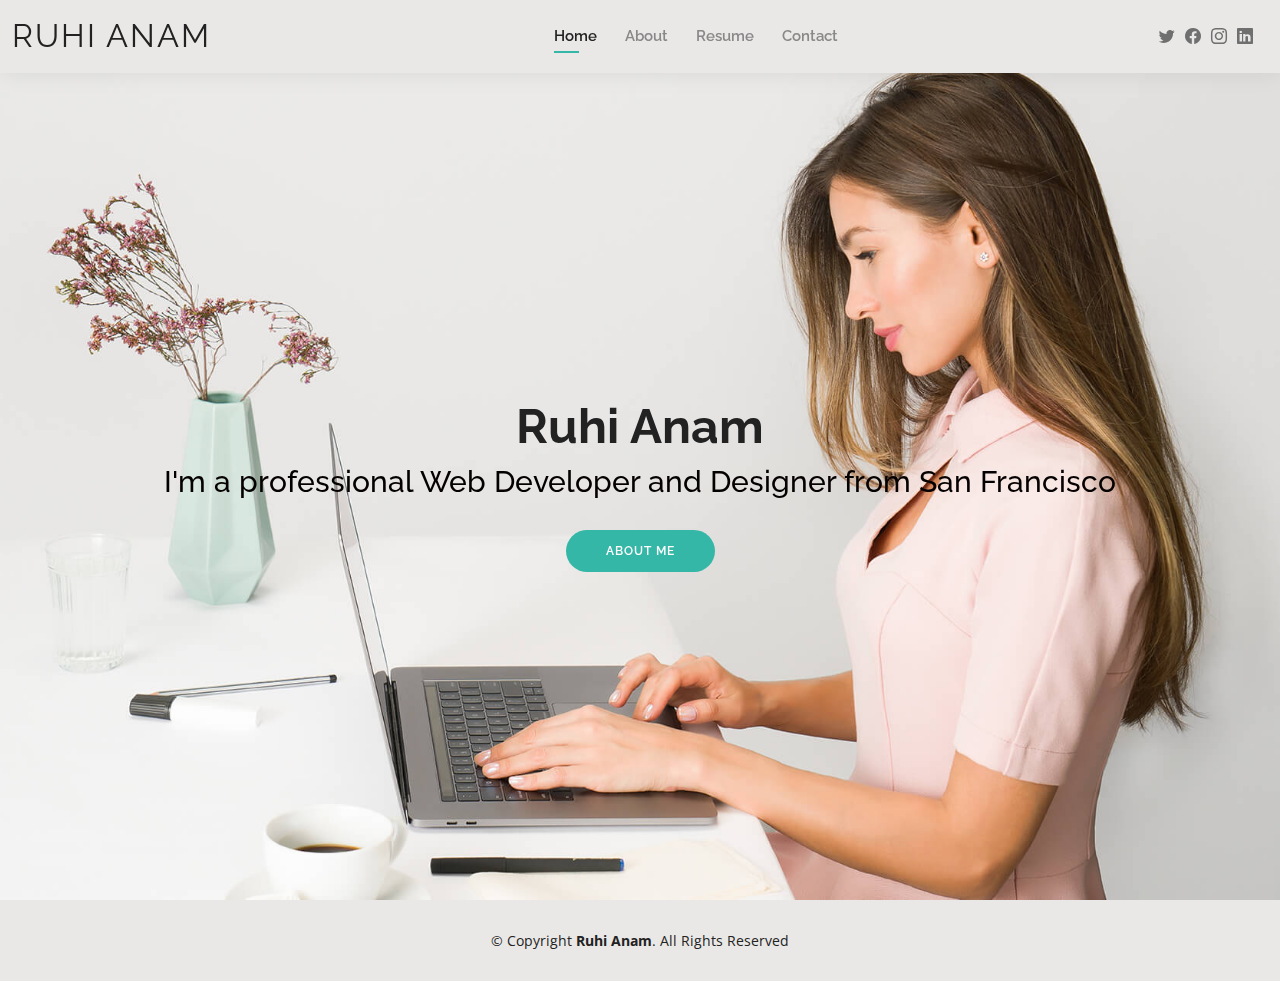
<file: index.html>
<!DOCTYPE html>
<html lang="en">

<head>
  <meta charset="utf-8">
  <meta content="width=device-width, initial-scale=1.0" name="viewport">

  <title>Ruhi Anam - MY Portfolio</title>
  <meta content="" name="description">
  <meta content="" name="keywords">

  <!-- Favicons -->
  <link href="assets/img/favicon.png" rel="icon">
  <link href="assets/img/apple-touch-icon.png" rel="apple-touch-icon">

  <!-- Google Fonts -->
  <link href="https://fonts.googleapis.com/css?family=Open+Sans:300,300i,400,400i,600,600i,700,700i|Raleway:300,300i,400,400i,500,500i,600,600i,700,700i|Poppins:300,300i,400,400i,500,500i,600,600i,700,700i" rel="stylesheet">

  <!-- Vendor CSS Files -->
  <link href="assets/vendor/aos/aos.css" rel="stylesheet">
  <link href="assets/vendor/bootstrap/css/bootstrap.min.css" rel="stylesheet">
  <link href="assets/vendor/bootstrap-icons/bootstrap-icons.css" rel="stylesheet">
  <link href="assets/vendor/boxicons/css/boxicons.min.css" rel="stylesheet">
  <link href="assets/vendor/glightbox/css/glightbox.min.css" rel="stylesheet">
  <link href="assets/vendor/swiper/swiper-bundle.min.css" rel="stylesheet">

  <!-- Template Main CSS File -->
  <link href="assets/css/style.css" rel="stylesheet">


</head>

<body>

  <!-- ======= Header ======= -->
  <header id="header" class="fixed-top">
    <div class="container-fluid d-flex justify-content-between align-items-center">

      <h1 class="logo me-auto me-lg-0"><a href="index.html">Ruhi Anam</a></h1>
      <!-- Uncomment below if you prefer to use an image logo -->
      <!-- <a href="index.html" class="logo"><img src="assets/img/logo.png" alt="" class="img-fluid"></a>-->

      <nav id="navbar" class="navbar order-last order-lg-0">
        <ul>
          <li><a class="active" href="index.html">Home</a></li>
          <li><a href="about.html">About</a></li>
          <li><a href="resume.html">Resume</a></li>
          <li><a href="contact.html">Contact</a></li>
        </ul>
        <i class="bi bi-list mobile-nav-toggle"></i>
      </nav><!-- .navbar -->

      <div class="header-social-links">
        <a href="#" class="twitter"><i class="bi bi-twitter"></i></a>
        <a href="#" class="facebook"><i class="bi bi-facebook"></i></a>
        <a href="#" class="instagram"><i class="bi bi-instagram"></i></a>
        <a href="#" class="linkedin"><i class="bi bi-linkedin"></i></i></a>
      </div>

    </div>

  </header><!-- End Header -->

  <!-- ======= Hero Section ======= -->
  <section id="hero" class="d-flex align-items-center">
    <div class="container d-flex flex-column align-items-center" data-aos="zoom-in" data-aos-delay="100">
      <h1>Ruhi Anam </h1>
      <h2>I'm a professional Web Developer and Designer from San Francisco</h2>
      <a href="about.html" class="btn-about">About Me</a>
    </div>
  </section><!-- End Hero -->

  <!-- ======= Footer ======= -->
  <footer id="footer">
    <div class="container">
      <div class="copyright">
        &copy; Copyright <strong><span>Ruhi Anam</span></strong>. All Rights Reserved
      </div>
      
    </div>
  </footer><!-- End  Footer -->

  <div id="preloader"></div>
  <a href="#" class="back-to-top d-flex align-items-center justify-content-center"><i class="bi bi-arrow-up-short"></i></a>

  <!-- Vendor JS Files -->
  <script src="assets/vendor/purecounter/purecounter_vanilla.js"></script>
  <script src="assets/vendor/aos/aos.js"></script>
  <script src="assets/vendor/bootstrap/js/bootstrap.bundle.min.js"></script>
  <script src="assets/vendor/glightbox/js/glightbox.min.js"></script>
  <script src="assets/vendor/isotope-layout/isotope.pkgd.min.js"></script>
  <script src="assets/vendor/swiper/swiper-bundle.min.js"></script>
  <script src="assets/vendor/waypoints/noframework.waypoints.js"></script>
  <script src="assets/vendor/php-email-form/validate.js"></script>

  <!-- Template Main JS File -->
  <script src="assets/js/main.js"></script>

</body>

</html>
</file>
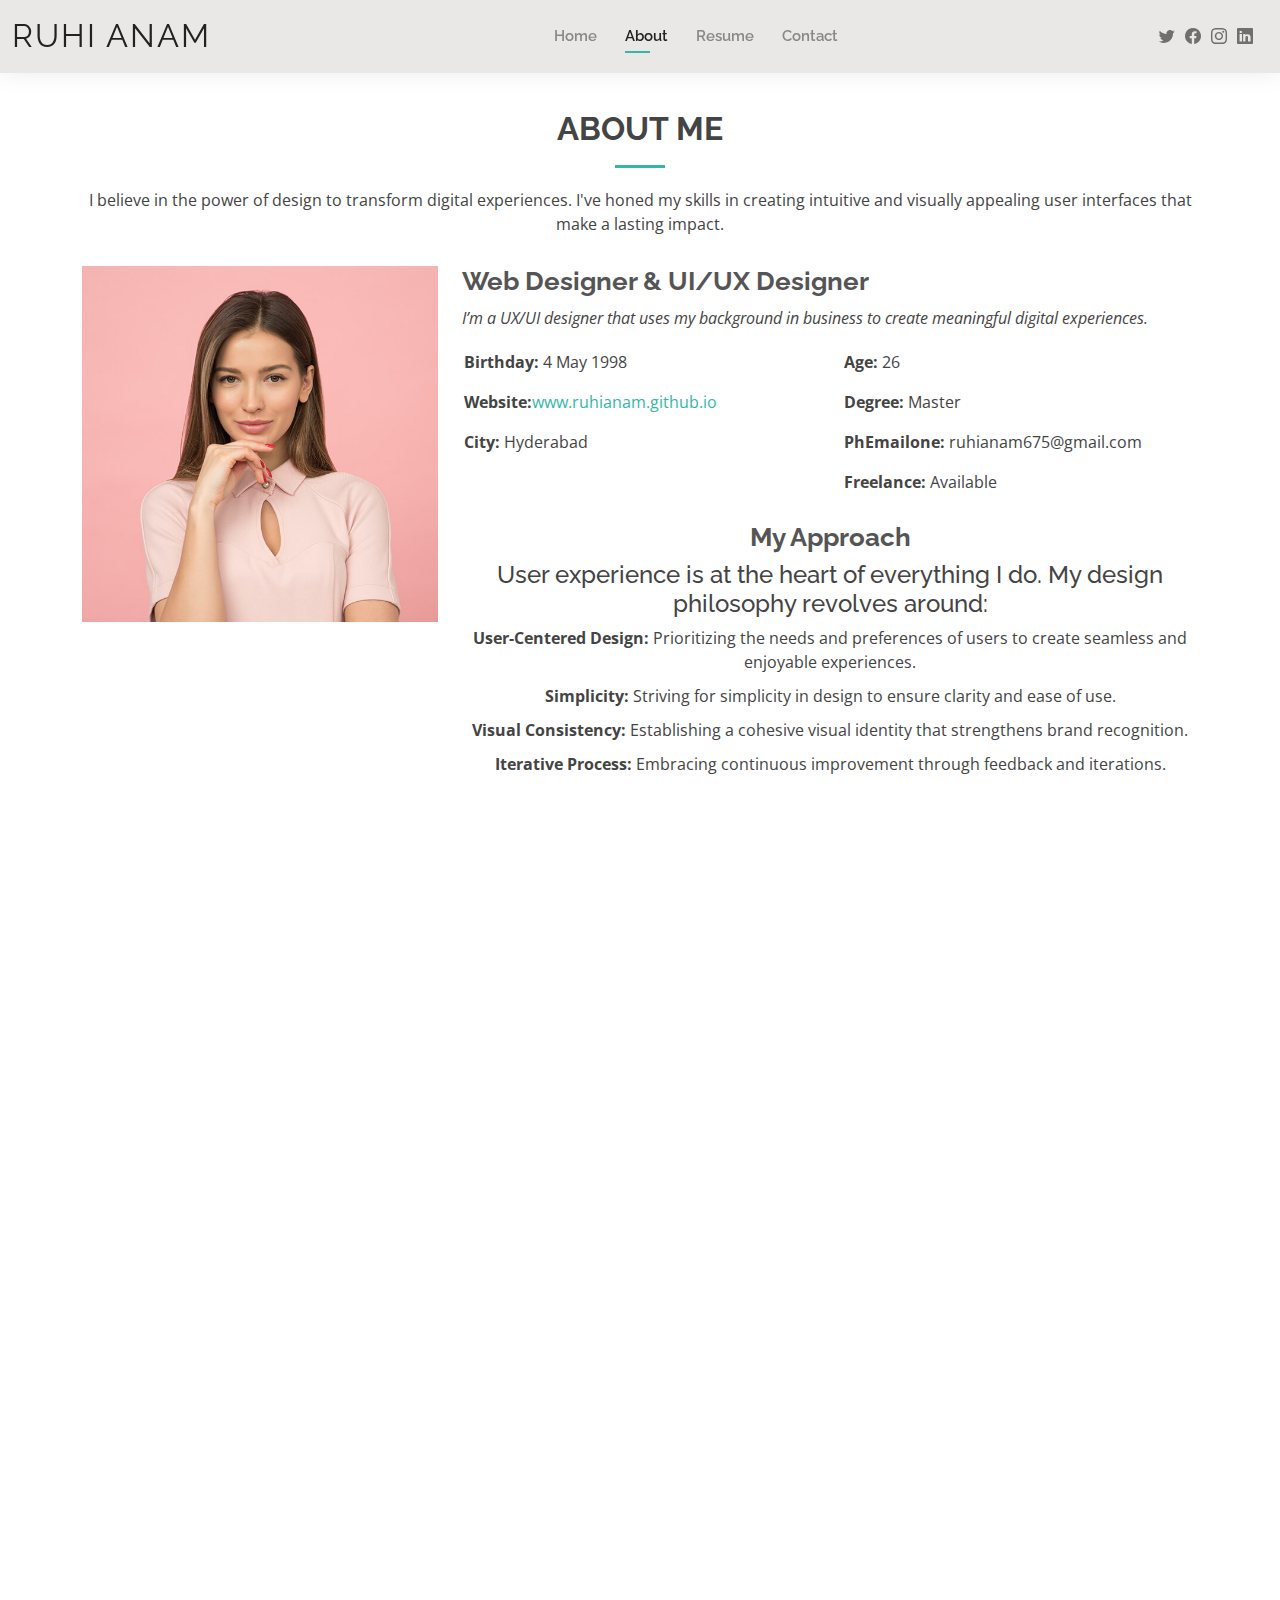
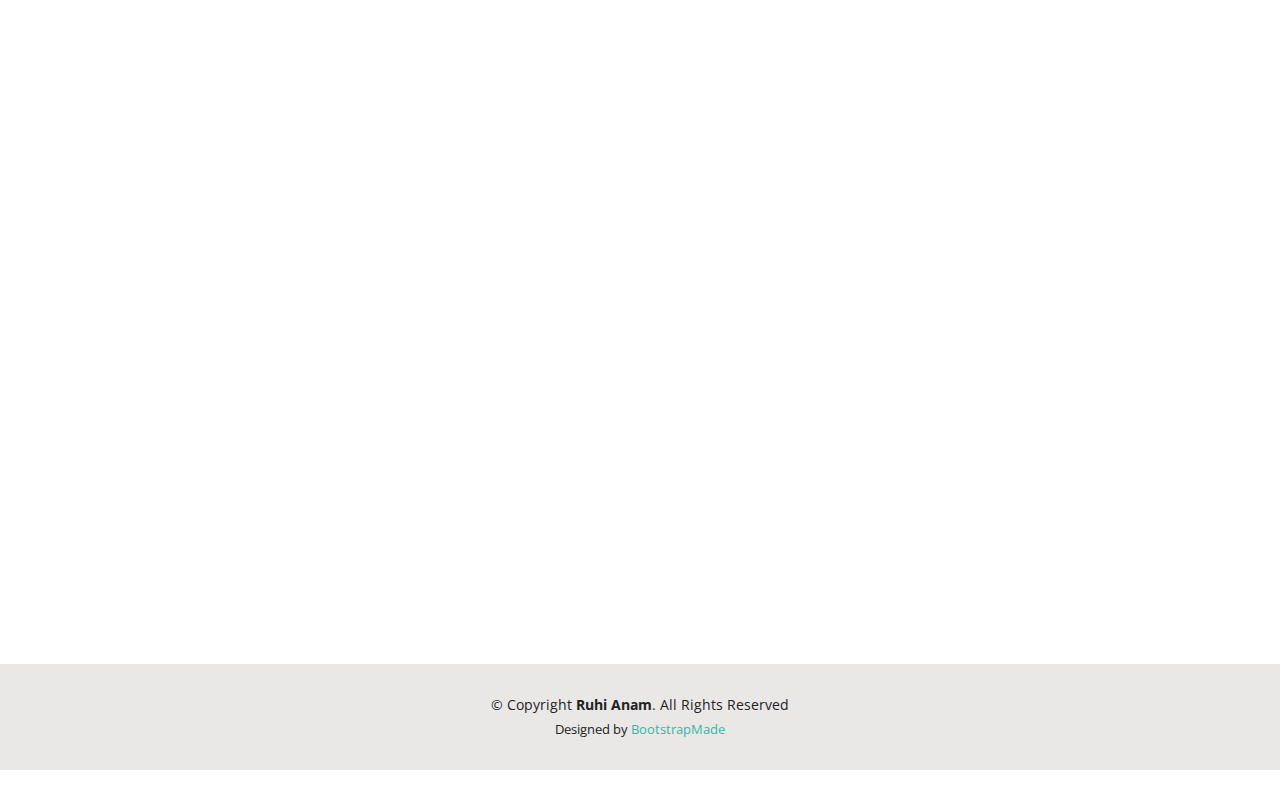
<file: about.html>
<!DOCTYPE html>
<html lang="en">

<head>
  <meta charset="utf-8">
  <meta content="width=device-width, initial-scale=1.0" name="viewport">

  <title>About - Ruhi Anam Bootstrap Template</title>
  <meta content="" name="description">
  <meta content="" name="keywords">

  <!-- Favicons -->
  <link href="assets/img/favicon.png" rel="icon">
  <link href="assets/img/apple-touch-icon.png" rel="apple-touch-icon">

  <!-- Google Fonts -->
  <link href="https://fonts.googleapis.com/css?family=Open+Sans:300,300i,400,400i,600,600i,700,700i|Raleway:300,300i,400,400i,500,500i,600,600i,700,700i|Poppins:300,300i,400,400i,500,500i,600,600i,700,700i" rel="stylesheet">

  <!-- Vendor CSS Files -->
  <link href="assets/vendor/aos/aos.css" rel="stylesheet">
  <link href="assets/vendor/bootstrap/css/bootstrap.min.css" rel="stylesheet">
  <link href="assets/vendor/bootstrap-icons/bootstrap-icons.css" rel="stylesheet">
  <link href="assets/vendor/boxicons/css/boxicons.min.css" rel="stylesheet">
  <link href="assets/vendor/glightbox/css/glightbox.min.css" rel="stylesheet">
  <link href="assets/vendor/swiper/swiper-bundle.min.css" rel="stylesheet">

  <!-- Template Main CSS File -->
  <link href="assets/css/style.css" rel="stylesheet">

</head>

<body>

  <!-- ======= Header ======= -->
  <header id="header" class="fixed-top">
    <div class="container-fluid d-flex justify-content-between align-items-center">

      <h1 class="logo me-auto me-lg-0"><a href="index.html">Ruhi Anam</a></h1>
      <!-- Uncomment below if you prefer to use an image logo -->
      <!-- <a href="index.html" class="logo"><img src="assets/img/logo.png" alt="" class="img-fluid"></a>-->

      <nav id="navbar" class="navbar order-last order-lg-0">
        <ul>
          <li><a href="index.html">Home</a></li>
          <li><a class="active" href="about.html">About</a></li>
          <li><a href="resume.html">Resume</a></li>
          <li><a href="contact.html">Contact</a></li>
        </ul>
        <i class="bi bi-list mobile-nav-toggle"></i>
      </nav><!-- .navbar -->

      <div class="header-social-links">
        <a href="#" class="twitter"><i class="bi bi-twitter"></i></a>
        <a href="#" class="facebook"><i class="bi bi-facebook"></i></a>
        <a href="#" class="instagram"><i class="bi bi-instagram"></i></a>
        <a href="#" class="linkedin"><i class="bi bi-linkedin"></i></i></a>
      </div>

    </div>

  </header><!-- End Header -->

  <main id="main">

    <!-- ======= About Section ======= -->
    <section id="about" class="about">
      <div class="container" data-aos="fade-up">

        <div class="section-title">
          <h2>About Me</h2>
          <p>I believe in the power of design to transform digital experiences. 
            I've honed my skills in creating intuitive and visually appealing user interfaces that make a lasting impact.</p>
        </div>

        <div class="row">
          <div class="col-lg-4">
            <img src="assets/img/about.jpg" class="img-fluid" alt="">
          </div>
          <div class="col-lg-8 pt-4 pt-lg-0 content">
            <h3>Web Designer &amp; UI/UX Designer</h3>
            <p class="fst-italic">
              I’m a UX/UI designer that uses my background in business to create meaningful digital experiences.
            </p>
            <div class="row">
              <div class="col-lg-6">
                


                <ul>
                  <li><i class="bi bi-rounded-right"></i> <strong>Birthday:</strong> 4 May 1998</li>
                  <li><i class="bi bi-rounded-right"></i> <strong>Website:</strong><a href="https://ruhianam.github.io/">www.ruhianam.github.io</a></li>
                  <li><i class="bi bi-rounded-right"></i> <strong>City:</strong> Hyderabad</li>
                </ul>
              </div>
              <div class="col-lg-6">
                <ul>
                  <li><i class="bi bi-rounded-right"></i> <strong>Age:</strong> 26</li>
                  <li><i class="bi bi-rounded-right"></i> <strong>Degree:</strong> Master</li>
                  <li><i class="bi bi-rounded-right"></i> <strong>PhEmailone:</strong> ruhianam675@gmail.com</li>
                  <li><i class="bi bi-rounded-right"></i> <strong>Freelance:</strong> Available</li>
                </ul>
              </div>
            </div>
            <div class="col-lg-12 section-title content">
              <h3>My Approach</h3>

              <h4>User experience is at the heart of everything I do. My design philosophy revolves around:</h4>
              <ul>
                <li><b>User-Centered Design:</b> Prioritizing the needs and preferences of users to create seamless and enjoyable experiences.</li>
                <li> <b>Simplicity:</b> Striving for simplicity in design to ensure clarity and ease of use.</li>
                  <li><b>Visual Consistency:</b> Establishing a cohesive visual identity that strengthens brand recognition.</li>
                    <li><b>Iterative Process: </b>Embracing continuous improvement through feedback and iterations.</li>
              </ul>

            </div>
          </div>
            
          </div>
        </div>

      </div>
    </section><!-- End About Section -->

    <!-- ======= Skills Section ======= -->
    <section id="skills" class="skills">
      <div class="container" data-aos="fade-up">

        <div class="section-title">
          <h2>Skills</h2>
          </div>

        <div class="row skills-content">

          <div class="col-lg-6">

            <div class="progress">
              <span class="skill">HTML <i class="val">100%</i></span>
              <div class="progress-bar-wrap">
                <div class="progress-bar" role="progressbar" aria-valuenow="100" aria-valuemin="0" aria-valuemax="100"></div>
              </div>
            </div>

            <div class="progress">
              <span class="skill">CSS <i class="val">90%</i></span>
              <div class="progress-bar-wrap">
                <div class="progress-bar" role="progressbar" aria-valuenow="90" aria-valuemin="0" aria-valuemax="100"></div>
              </div>
            </div>

            <div class="progress">
              <span class="skill">JavaScript <i class="val">75%</i></span>
              <div class="progress-bar-wrap">
                <div class="progress-bar" role="progressbar" aria-valuenow="75" aria-valuemin="0" aria-valuemax="100"></div>
              </div>
            </div>
            <div class="progress">
              <span class="skill">Bootstrap <i class="val">95%</i></span>
              <div class="progress-bar-wrap">
                <div class="progress-bar" role="progressbar" aria-valuenow="75" aria-valuemin="0" aria-valuemax="100"></div>
              </div>
            </div>

          </div>

          <div class="col-lg-6">

            <div class="progress">
              <span class="skill">Figma <i class="val">80%</i></span>
              <div class="progress-bar-wrap">
                <div class="progress-bar" role="progressbar" aria-valuenow="80" aria-valuemin="0" aria-valuemax="100"></div>
              </div>
            </div>

            <div class="progress">
              <span class="skill">React Js <i class="val">90%</i></span>
              <div class="progress-bar-wrap">
                <div class="progress-bar" role="progressbar" aria-valuenow="90" aria-valuemin="0" aria-valuemax="100"></div>
              </div>
            </div>

            <div class="progress">
              <span class="skill">Photoshop <i class="val">55%</i></span>
              <div class="progress-bar-wrap">
                <div class="progress-bar" role="progressbar" aria-valuenow="55" aria-valuemin="0" aria-valuemax="100"></div>
              </div>
            </div>
            <div class="progress">
              <span class="skill">Python <i class="val">75%</i></span>
              <div class="progress-bar-wrap">
                <div class="progress-bar" role="progressbar" aria-valuenow="55" aria-valuemin="0" aria-valuemax="100"></div>
              </div>
            </div>

          </div>

        </div>

      </div>
    </section><!-- End Skills Section -->

    <!-- ======= Facts Section ======= -->
    <section id="facts" class="facts">
      <div class="container" data-aos="fade-up">

        <div class="section-title">
          <h2>Facts</h2>
          </div>

        <div class="row counters">

          <div class="col-lg-3 col-6 text-center">
            <span data-purecounter-start="0" data-purecounter-end="202" data-purecounter-duration="1" class="purecounter"></span>
            <p>Clients</p>
          </div>

          <div class="col-lg-3 col-6 text-center">
            <span data-purecounter-start="0" data-purecounter-end="221" data-purecounter-duration="1" class="purecounter"></span>
            <p>Projects</p>
          </div>

          <div class="col-lg-3 col-6 text-center">
            <span data-purecounter-start="0" data-purecounter-end="1063" data-purecounter-duration="1" class="purecounter"></span>
            <p>Hours Of Support</p>
          </div>

          <div class="col-lg-3 col-6 text-center">
            <span data-purecounter-start="0" data-purecounter-end="15" data-purecounter-duration="1" class="purecounter"></span>
            <p>Hard Workers</p>
          </div>

        </div>

      </div>
    </section><!-- End Facts Section -->

    <!-- ======= Testimonials Section ======= -->
    <section id="testimonials" class="testimonials">
      <div class="container" data-aos="fade-up">

        <div class="section-title">
          <h2>Testimonials</h2>
          <p></p>
        </div>

        <div class="testimonials-slider swiper" data-aos="fade-up" data-aos-delay="100">
          <div class="swiper-wrapper">

            <div class="swiper-slide">
              <div class="testimonial-item">
                <img src="assets/img/testimonials/testimonials-1.jpg" class="testimonial-img" alt="">
                <h3>Leena Ayer</h3>
                <h4>Ceo &amp; Founder</h4>
                <p>
                  <i class="bx bxs-quote-alt-left quote-icon-left"></i>
                  Working with Ruhi was an absolute pleasure. Their UI/UX design skills brought our project to life,
             resulting in a visually stunning and user-friendly application.
                  <i class="bx bxs-quote-alt-right quote-icon-right"></i>
                </p>
              </div>
            </div><!-- End testimonial item -->

            <div class="swiper-slide">
              <div class="testimonial-item">
                <img src="assets/img/testimonials/testimonials-2.jpg" class="testimonial-img" alt="">
                <h3>Sara Wilsson</h3>
                <h4>Designer</h4>
                <p>
                  <i class="bx bxs-quote-alt-left quote-icon-left"></i>
                  Anam demonstrated a deep understanding of user behavior and created designs that significantly improved our website's conversion rates. 
                  Their attention to detail and collaboration skills were exceptional.
                  <i class="bx bxs-quote-alt-right quote-icon-right"></i>
                </p>
              </div>
            </div><!-- End testimonial item -->

            <div class="swiper-slide">
              <div class="testimonial-item">
                <img src="assets/img/testimonials/testimonials-3.jpg" class="testimonial-img" alt="">
                <h3>Jena Karlis</h3>
                <h4>Store Owner</h4>
                <p>
                  <i class="bx bxs-quote-alt-left quote-icon-left"></i>
                  Ruhi Anam not only delivered outstanding UI/UX designs but also played a pivotal role in coordinating with our development team, 
                  ensuring a seamless implementation process. Their expertise positively impacted our project's success.
                  <i class="bx bxs-quote-alt-right quote-icon-right"></i>
                </p>
              </div>
            </div><!-- End testimonial item -->

            <div class="swiper-slide">
              <div class="testimonial-item">
                <img src="assets/img/testimonials/testimonials-4.jpg" class="testimonial-img" alt="">
                <h3>Matt Brandon</h3>
                <h4>Freelancer</h4>
                <p>
                  <i class="bx bxs-quote-alt-left quote-icon-left"></i>
                  I've had the privilege of collaborating with Ruhi on multiple projects. Their knack for understanding complex user requirements and translating them into elegant designs is truly impressive. 
                  Their contributions have consistently improved user satisfaction.<i class="bx bxs-quote-alt-right quote-icon-right"></i>
                </p>
              </div>
            </div><!-- End testimonial item -->

            <div class="swiper-slide">
              <div class="testimonial-item">
                <img src="assets/img/testimonials/testimonials-5.jpg" class="testimonial-img" alt="">
                <h3>John Larson</h3>
                <h4>Entrepreneur</h4>
                <p>
                  <i class="bx bxs-quote-alt-left quote-icon-left"></i>
                  Anam possesses an uncanny ability to fuse creativity with functionality in their designs.
                   They consistently delivered innovative UI/UX solutions that delighted both users and stakeholders, setting a high standard for our design projects."
<i class="bx bxs-quote-alt-right quote-icon-right"></i>
                </p>
              </div>
            </div><!-- End testimonial item -->

          </div>
          <div class="swiper-pagination"></div>
        </div>

      </div>
    </section><!-- End Testimonials Section -->

  </main><!-- End #main -->

  <!-- ======= Footer ======= -->
  <footer id="footer">
    <div class="container">
      <div class="copyright">
        &copy; Copyright <strong><span>Ruhi Anam</span></strong>. All Rights Reserved
      </div>
      <div class="credits">
        <!-- All the links in the footer should remain intact. -->
        <!-- You can delete the links only if you purchased the pro version. -->
        <!-- Licensing information: https://bootstrapmade.com/license/ -->
        <!-- Purchase the pro version with working PHP/AJAX contact form: https://bootstrapmade.com/Ruhi Anam-free-bootstrap-cv-resume-html-template/ -->
        Designed by <a href="https://bootstrapmade.com/">BootstrapMade</a>
      </div>
    </div>
  </footer><!-- End  Footer -->

  <div id="preloader"></div>
  <a href="#" class="back-to-top d-flex align-items-center justify-content-center"><i class="bi bi-arrow-up-short"></i></a>

  <!-- Vendor JS Files -->
  <script src="assets/vendor/purecounter/purecounter_vanilla.js"></script>
  <script src="assets/vendor/aos/aos.js"></script>
  <script src="assets/vendor/bootstrap/js/bootstrap.bundle.min.js"></script>
  <script src="assets/vendor/glightbox/js/glightbox.min.js"></script>
  <script src="assets/vendor/isotope-layout/isotope.pkgd.min.js"></script>
  <script src="assets/vendor/swiper/swiper-bundle.min.js"></script>
  <script src="assets/vendor/waypoints/noframework.waypoints.js"></script>
  <script src="assets/vendor/php-email-form/validate.js"></script>

  <!-- Template Main JS File -->
  <script src="assets/js/main.js"></script>

</body>

</html>
</file>
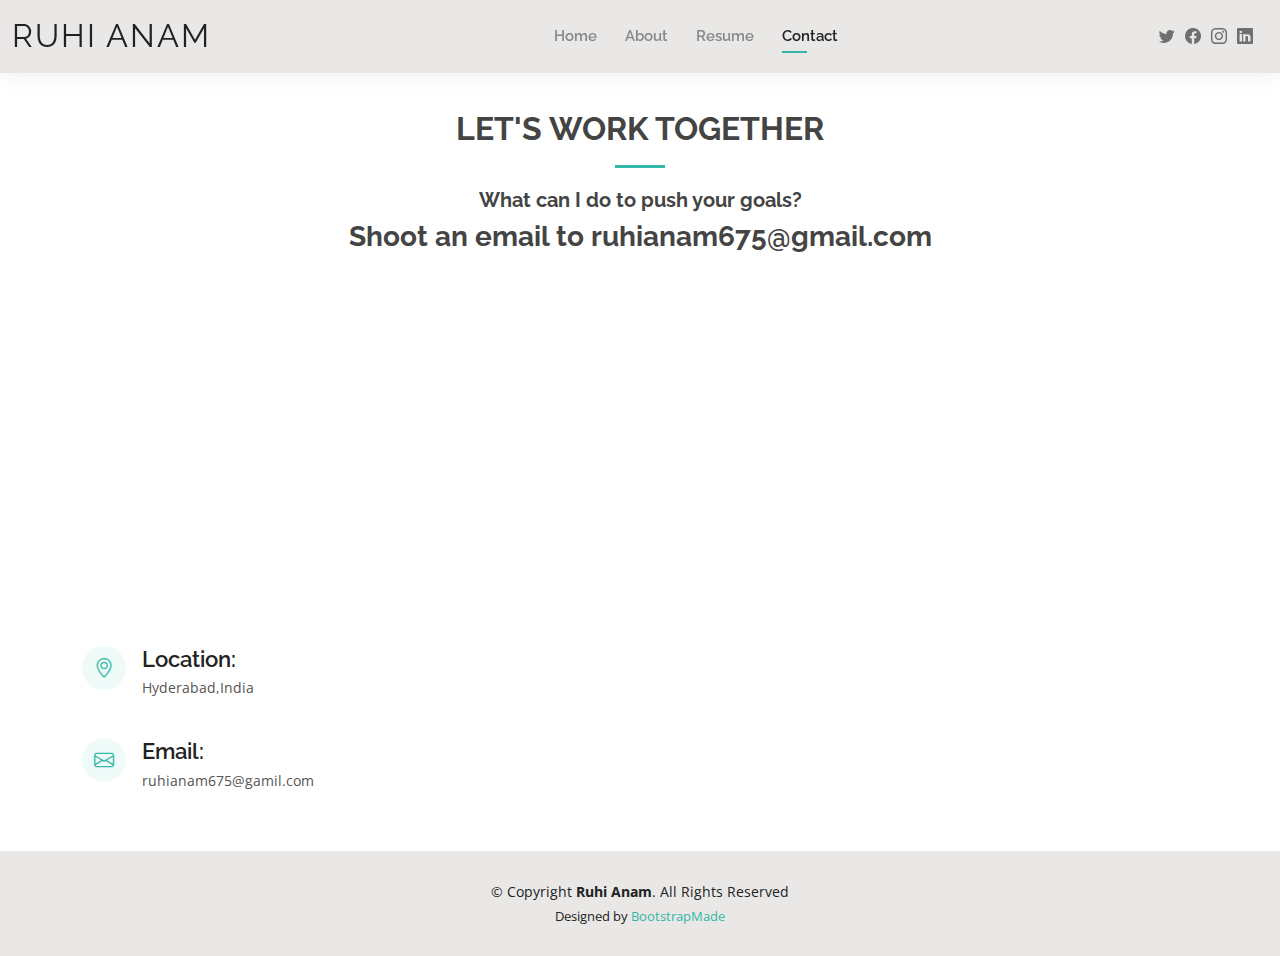
<file: contact.html>
<!DOCTYPE html>
<html lang="en">

<head>
  <meta charset="utf-8">
  <meta content="width=device-width, initial-scale=1.0" name="viewport">

  <title>Contact - Ruhi Anam Bootstrap Template</title>
  <meta content="" name="description">
  <meta content="" name="keywords">

  <!-- Favicons -->
  <link href="assets/img/favicon.png" rel="icon">
  <link href="assets/img/apple-touch-icon.png" rel="apple-touch-icon">

  <!-- Google Fonts -->
  <link href="https://fonts.googleapis.com/css?family=Open+Sans:300,300i,400,400i,600,600i,700,700i|Raleway:300,300i,400,400i,500,500i,600,600i,700,700i|Poppins:300,300i,400,400i,500,500i,600,600i,700,700i" rel="stylesheet">

  <!-- Vendor CSS Files -->
  <link href="assets/vendor/aos/aos.css" rel="stylesheet">
  <link href="assets/vendor/bootstrap/css/bootstrap.min.css" rel="stylesheet">
  <link href="assets/vendor/bootstrap-icons/bootstrap-icons.css" rel="stylesheet">
  <link href="assets/vendor/boxicons/css/boxicons.min.css" rel="stylesheet">
  <link href="assets/vendor/glightbox/css/glightbox.min.css" rel="stylesheet">
  <link href="assets/vendor/swiper/swiper-bundle.min.css" rel="stylesheet">

  <!-- Template Main CSS File -->
  <link href="assets/css/style.css" rel="stylesheet">


</head>

<body>

  <!-- ======= Header ======= -->
  <header id="header" class="fixed-top">
    <div class="container-fluid d-flex justify-content-between align-items-center">

      <h1 class="logo me-auto me-lg-0"><a href="index.html">Ruhi Anam</a></h1>
      <!-- Uncomment below if you prefer to use an image logo -->
      <!-- <a href="index.html" class="logo"><img src="assets/img/logo.png" alt="" class="img-fluid"></a>-->

      <nav id="navbar" class="navbar order-last order-lg-0">
        <ul>
          <li><a href="index.html">Home</a></li>
          <li><a href="about.html">About</a></li>
          <li><a href="resume.html">Resume</a></li>
          <li><a class="active" href="contact.html">Contact</a></li>
        </ul>
        <i class="bi bi-list mobile-nav-toggle"></i>
      </nav><!-- .navbar -->

      <div class="header-social-links">
        <a href="#" class="twitter"><i class="bi bi-twitter"></i></a>
        <a href="#" class="facebook"><i class="bi bi-facebook"></i></a>
        <a href="#" class="instagram"><i class="bi bi-instagram"></i></a>
        <a href="#" class="linkedin"><i class="bi bi-linkedin"></i></i></a>
      </div>

    </div>

  </header><!-- End Header -->

  <main id="main">

    <!-- ======= Contact Section ======= -->
    <section id="contact" class="contact">
      <div class="container" data-aos="fade-up">

        <div class="section-title">
          <h2>Let's work together</h2>
<h5><strong>What can I do to push your goals?</strong></h5>
<h3><strong>Shoot an email to ruhianam675@gmail.com</strong></h3>
          </div>

        <div>
          <iframe  width="100%" height="300px" frameborder="0" scrolling="no" marginheight="0" marginwidth="0" src="https://maps.google.com/maps?width=100%25&amp;height=600&amp;hl=en&amp;q=Hyderabad,India+(Ruhi%20ANamd)&amp;t=&amp;z=14&amp;ie=UTF8&amp;iwloc=B&amp;output=embed" allowfullscreen></iframe>
          </div>

        <div class="row mt-5">

          <div class="col-lg-4">
            <div class="info">
              <div class="address">
                <i class="bi bi-geo-alt"></i>
                <h4>Location:</h4>
                <p>Hyderabad,India</p>
              </div>

              <div class="email">
                <i class="bi bi-envelope"></i>
                <h4>Email:</h4>
                <p>ruhianam675@gamil.com</p>
              </div>

              <!-- <div class="phone">
                <i class="bi bi-phone"></i>
                <h4>Call:</h4>
                <p>+1 5589 55488 55s</p>
              </div> -->

            </div>

          </div>

          

        </div>

      </div>
    </section><!-- End Contact Section -->

  </main><!-- End #main -->

  <!-- ======= Footer ======= -->
  <footer id="footer">
    <div class="container">
      <div class="copyright">
        &copy; Copyright <strong><span>Ruhi Anam</span></strong>. All Rights Reserved
      </div>
      <div class="credits">
        <!-- All the links in the footer should remain intact. -->
        <!-- You can delete the links only if you purchased the pro version. -->
        <!-- Licensing information: https://bootstrapmade.com/license/ -->
        <!-- Purchase the pro version with working PHP/AJAX contact form: https://bootstrapmade.com/Ruhi Anam-free-bootstrap-cv-resume-html-template/ -->
        Designed by <a href="https://bootstrapmade.com/">BootstrapMade</a>
      </div>
    </div>
  </footer><!-- End  Footer -->

  <div id="preloader"></div>
  <a href="#" class="back-to-top d-flex align-items-center justify-content-center"><i class="bi bi-arrow-up-short"></i></a>

  <!-- Vendor JS Files -->
  <script src="assets/vendor/purecounter/purecounter_vanilla.js"></script>
  <script src="assets/vendor/aos/aos.js"></script>
  <script src="assets/vendor/bootstrap/js/bootstrap.bundle.min.js"></script>
  <script src="assets/vendor/glightbox/js/glightbox.min.js"></script>
  <script src="assets/vendor/isotope-layout/isotope.pkgd.min.js"></script>
  <script src="assets/vendor/swiper/swiper-bundle.min.js"></script>
  <script src="assets/vendor/waypoints/noframework.waypoints.js"></script>
  <script src="assets/vendor/php-email-form/validate.js"></script>

  <!-- Template Main JS File -->
  <script src="assets/js/main.js"></script>

</body>

</html>
</file>
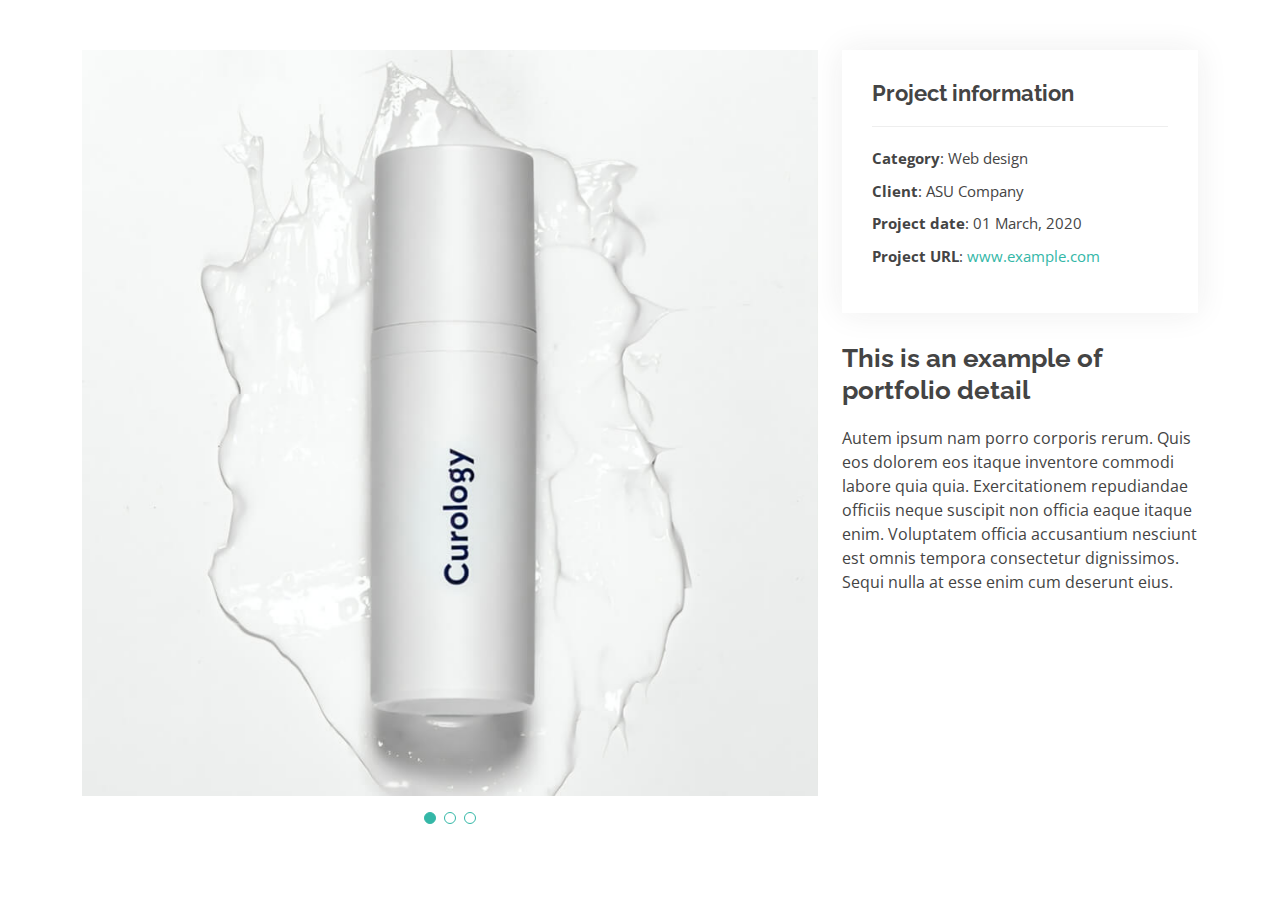
<file: portfolio-details.html>
<!DOCTYPE html>
<html lang="en">
  <head>
    <meta charset="utf-8" />
    <meta content="width=device-width, initial-scale=1.0" name="viewport" />

    <title>Portfolio Details - Ruhi Anam</title>
    <meta content="" name="description" />
    <meta content="" name="keywords" />

    <!-- Favicons -->
    <link href="assets/img/favicon.png" rel="icon" />
    <link href="assets/img/apple-touch-icon.png" rel="apple-touch-icon" />

    <!-- Google Fonts -->
    <link
      href="https://fonts.googleapis.com/css?family=Open+Sans:300,300i,400,400i,600,600i,700,700i|Raleway:300,300i,400,400i,500,500i,600,600i,700,700i|Poppins:300,300i,400,400i,500,500i,600,600i,700,700i"
      rel="stylesheet"
    />

    <!-- Vendor CSS Files -->
    <link href="assets/vendor/aos/aos.css" rel="stylesheet" />
    <link
      href="assets/vendor/bootstrap/css/bootstrap.min.css"
      rel="stylesheet"
    />
    <link
      href="assets/vendor/bootstrap-icons/bootstrap-icons.css"
      rel="stylesheet"
    />
    <link href="assets/vendor/boxicons/css/boxicons.min.css" rel="stylesheet" />
    <link
      href="assets/vendor/glightbox/css/glightbox.min.css"
      rel="stylesheet"
    />
    <link href="assets/vendor/swiper/swiper-bundle.min.css" rel="stylesheet" />

    <!-- Template Main CSS File -->
    <link href="assets/css/style.css" rel="stylesheet" />

    <!-- =======================================================
  * Template Name: Ruhi Anam
  * Updated: Jul 27 2023 with Bootstrap v5.3.1
  * Template URL: https://bootstrapmade.com/Ruhi Anam-free-bootstrap-cv-resume-html-template/
  * Author: BootstrapMade.com
  * License: https://bootstrapmade.com/license/
  ======================================================== -->
  </head>

  <body>
    <main id="main">
      <!-- ======= Portfolio Details Section ======= -->
      <section id="portfolio-details" class="portfolio-details">
        <div class="container">
          <div class="row gy-4">
            <div class="col-lg-8">
              <div class="portfolio-details-slider swiper">
                <div class="swiper-wrapper align-items-center">
                  <div class="swiper-slide">
                    <img src="assets/img/portfolio/portfolio-1.jpg" alt="" />
                  </div>

                  <div class="swiper-slide">
                    <img src="assets/img/portfolio/portfolio-2.jpg" alt="" />
                  </div>

                  <div class="swiper-slide">
                    <img src="assets/img/portfolio/portfolio-3.jpg" alt="" />
                  </div>
                </div>
                <div class="swiper-pagination"></div>
              </div>
            </div>

            <div class="col-lg-4">
              <div class="portfolio-info">
                <h3>Project information</h3>
                <ul>
                  <li><strong>Category</strong>: Web design</li>
                  <li><strong>Client</strong>: ASU Company</li>
                  <li><strong>Project date</strong>: 01 March, 2020</li>
                  <li>
                    <strong>Project URL</strong>:
                    <a href="#">www.example.com</a>
                  </li>
                </ul>
              </div>
              <div class="portfolio-description">
                <h2>This is an example of portfolio detail</h2>
                <p>
                  Autem ipsum nam porro corporis rerum. Quis eos dolorem eos
                  itaque inventore commodi labore quia quia. Exercitationem
                  repudiandae officiis neque suscipit non officia eaque itaque
                  enim. Voluptatem officia accusantium nesciunt est omnis
                  tempora consectetur dignissimos. Sequi nulla at esse enim cum
                  deserunt eius.
                </p>
              </div>
            </div>
          </div>
        </div>
      </section>
      <!-- End Portfolio Details Section -->
    </main>
    <!-- End #main -->

    <div id="preloader"></div>
    <a
      href="#"
      class="back-to-top d-flex align-items-center justify-content-center"
      ><i class="bi bi-arrow-up-short"></i
    ></a>

    <!-- Vendor JS Files -->
    <script src="assets/vendor/purecounter/purecounter_vanilla.js"></script>
    <script src="assets/vendor/aos/aos.js"></script>
    <script src="assets/vendor/bootstrap/js/bootstrap.bundle.min.js"></script>
    <script src="assets/vendor/glightbox/js/glightbox.min.js"></script>
    <script src="assets/vendor/isotope-layout/isotope.pkgd.min.js"></script>
    <script src="assets/vendor/swiper/swiper-bundle.min.js"></script>
    <script src="assets/vendor/waypoints/noframework.waypoints.js"></script>
    <script src="assets/vendor/php-email-form/validate.js"></script>

    <!-- Template Main JS File -->
    <script src="assets/js/main.js"></script>
  </body>
</html>
</file>
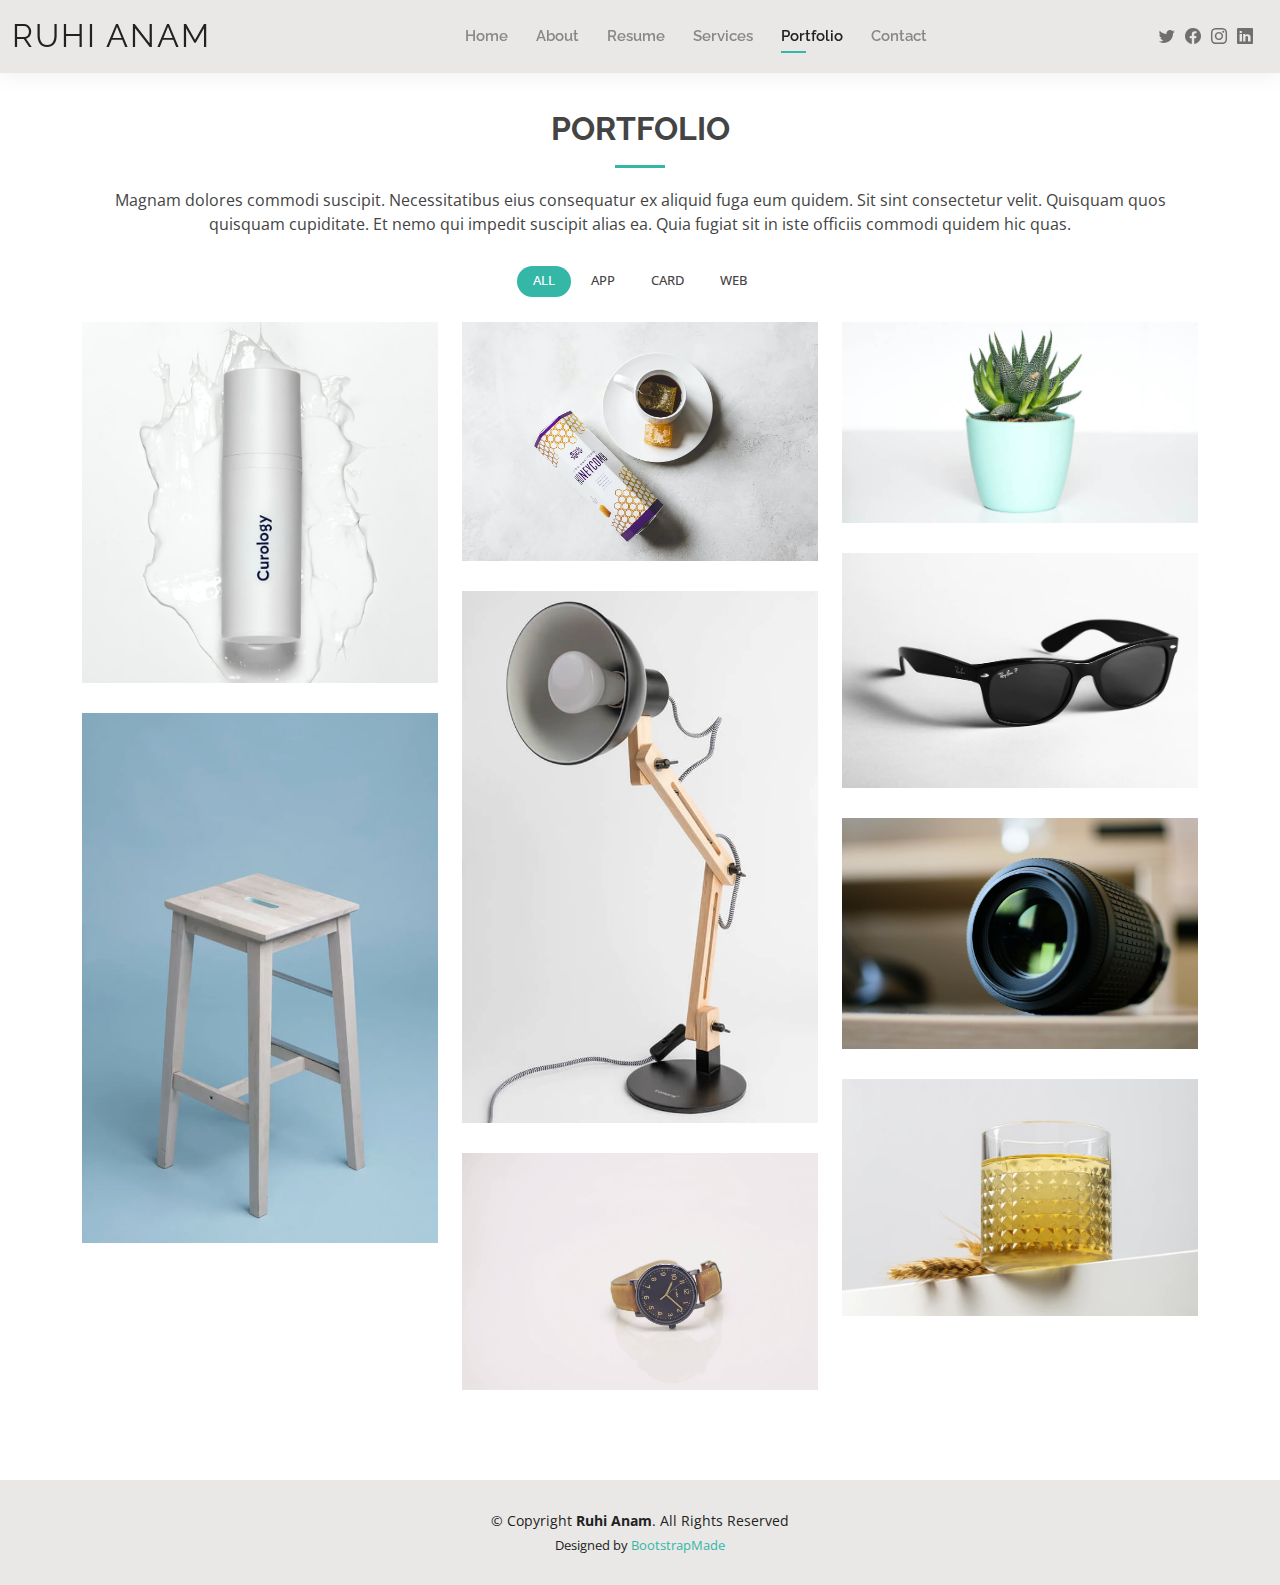
<file: portfolio.html>
<!DOCTYPE html>
<html lang="en">

<head>
  <meta charset="utf-8">
  <meta content="width=device-width, initial-scale=1.0" name="viewport">

  <title>Portfolio - Ruhi Anam </title>
  <meta content="" name="description">
  <meta content="" name="keywords">

  <!-- Favicons -->
  <link href="assets/img/favicon.png" rel="icon">
  <link href="assets/img/apple-touch-icon.png" rel="apple-touch-icon">

  <!-- Google Fonts -->
  <link href="https://fonts.googleapis.com/css?family=Open+Sans:300,300i,400,400i,600,600i,700,700i|Raleway:300,300i,400,400i,500,500i,600,600i,700,700i|Poppins:300,300i,400,400i,500,500i,600,600i,700,700i" rel="stylesheet">

  <!-- Vendor CSS Files -->
  <link href="assets/vendor/aos/aos.css" rel="stylesheet">
  <link href="assets/vendor/bootstrap/css/bootstrap.min.css" rel="stylesheet">
  <link href="assets/vendor/bootstrap-icons/bootstrap-icons.css" rel="stylesheet">
  <link href="assets/vendor/boxicons/css/boxicons.min.css" rel="stylesheet">
  <link href="assets/vendor/glightbox/css/glightbox.min.css" rel="stylesheet">
  <link href="assets/vendor/swiper/swiper-bundle.min.css" rel="stylesheet">

  <!-- Template Main CSS File -->
  <link href="assets/css/style.css" rel="stylesheet">


</head>

<body>

  <!-- ======= Header ======= -->
  <header id="header" class="fixed-top">
    <div class="container-fluid d-flex justify-content-between align-items-center">

      <h1 class="logo me-auto me-lg-0"><a href="index.html">Ruhi Anam</a></h1>
      <!-- Uncomment below if you prefer to use an image logo -->
      <!-- <a href="index.html" class="logo"><img src="assets/img/logo.png" alt="" class="img-fluid"></a>-->

      <nav id="navbar" class="navbar order-last order-lg-0">
        <ul>
          <li><a href="index.html">Home</a></li>
          <li><a href="about.html">About</a></li>
          <li><a href="resume.html">Resume</a></li>
          <li><a href="services.html">Services</a></li>
          <li><a class="active" href="portfolio.html">Portfolio</a></li>
          <li><a href="contact.html">Contact</a></li>
        </ul>
        <i class="bi bi-list mobile-nav-toggle"></i>
      </nav><!-- .navbar -->

      <div class="header-social-links">
        <a href="#" class="twitter"><i class="bi bi-twitter"></i></a>
        <a href="#" class="facebook"><i class="bi bi-facebook"></i></a>
        <a href="#" class="instagram"><i class="bi bi-instagram"></i></a>
        <a href="#" class="linkedin"><i class="bi bi-linkedin"></i></i></a>
      </div>

    </div>

  </header><!-- End Header -->

  <main id="main">

    <!-- ======= Portfolio Section ======= -->
    <section id="portfolio" class="portfolio">
      <div class="container" data-aos="fade-up">

        <div class="section-title">
          <h2>Portfolio</h2>
          <p>Magnam dolores commodi suscipit. Necessitatibus eius consequatur ex aliquid fuga eum quidem. Sit sint consectetur velit. Quisquam quos quisquam cupiditate. Et nemo qui impedit suscipit alias ea. Quia fugiat sit in iste officiis commodi quidem hic quas.</p>
        </div>

        <div class="row" data-aos="fade-up" data-aos-delay="100">
          <div class="col-lg-12 d-flex justify-content-center">
            <ul id="portfolio-flters">
              <li data-filter="*" class="filter-active">All</li>
              <li data-filter=".filter-app">App</li>
              <li data-filter=".filter-card">Card</li>
              <li data-filter=".filter-web">Web</li>
            </ul>
          </div>
        </div>

        <div class="row portfolio-container" data-aos="fade-up" data-aos-delay="200">

          <div class="col-lg-4 col-md-6 portfolio-item filter-app">
            <div class="portfolio-wrap">
              <img src="assets/img/portfolio/portfolio-1.jpg" class="img-fluid" alt="">
              <div class="portfolio-info">
                <h4>App 1</h4>
                <p>App</p>
                <div class="portfolio-links">
                  <a href="assets/img/portfolio/portfolio-1.jpg" data-gallery="portfolioGallery" class="portfolio-lightbox" title="App 1"><i class="bx bx-plus"></i></a>
                  <a href="portfolio-details.html" class="portfolio-details-lightbox" data-glightbox="type: external" title="Portfolio Details"><i class="bx bx-link"></i></a>
                </div>
              </div>
            </div>
          </div>

          <div class="col-lg-4 col-md-6 portfolio-item filter-web">
            <div class="portfolio-wrap">
              <img src="assets/img/portfolio/portfolio-2.jpg" class="img-fluid" alt="">
              <div class="portfolio-info">
                <h4>Web 3</h4>
                <p>Web</p>
                <div class="portfolio-links">
                  <a href="assets/img/portfolio/portfolio-2.jpg" data-gallery="portfolioGallery" class="portfolio-lightbox" title="Web 3"><i class="bx bx-plus"></i></a>
                  <a href="portfolio-details.html" class="portfolio-details-lightbox" data-glightbox="type: external" title="Portfolio Details"><i class="bx bx-link"></i></a>
                </div>
              </div>
            </div>
          </div>

          <div class="col-lg-4 col-md-6 portfolio-item filter-app">
            <div class="portfolio-wrap">
              <img src="assets/img/portfolio/portfolio-3.jpg" class="img-fluid" alt="">
              <div class="portfolio-info">
                <h4>App 2</h4>
                <p>App</p>
                <div class="portfolio-links">
                  <a href="assets/img/portfolio/portfolio-3.jpg" data-gallery="portfolioGallery" class="portfolio-lightbox" title="App 2"><i class="bx bx-plus"></i></a>
                  <a href="portfolio-details.html" class="portfolio-details-lightbox" data-glightbox="type: external" title="Portfolio Details"><i class="bx bx-link"></i></a>
                </div>
              </div>
            </div>
          </div>

          <div class="col-lg-4 col-md-6 portfolio-item filter-card">
            <div class="portfolio-wrap">
              <img src="assets/img/portfolio/portfolio-4.jpg" class="img-fluid" alt="">
              <div class="portfolio-info">
                <h4>Card 2</h4>
                <p>Card</p>
                <div class="portfolio-links">
                  <a href="assets/img/portfolio/portfolio-4.jpg" data-gallery="portfolioGallery" class="portfolio-lightbox" title="Card 2"><i class="bx bx-plus"></i></a>
                  <a href="portfolio-details.html" class="portfolio-details-lightbox" data-glightbox="type: external" title="Portfolio Details"><i class="bx bx-link"></i></a>
                </div>
              </div>
            </div>
          </div>

          <div class="col-lg-4 col-md-6 portfolio-item filter-web">
            <div class="portfolio-wrap">
              <img src="assets/img/portfolio/portfolio-5.jpg" class="img-fluid" alt="">
              <div class="portfolio-info">
                <h4>Web 2</h4>
                <p>Web</p>
                <div class="portfolio-links">
                  <a href="assets/img/portfolio/portfolio-5.jpg" data-gallery="portfolioGallery" class="portfolio-lightbox" title="Web 2"><i class="bx bx-plus"></i></a>
                  <a href="portfolio-details.html" class="portfolio-details-lightbox" data-glightbox="type: external" title="Portfolio Details"><i class="bx bx-link"></i></a>
                </div>
              </div>
            </div>
          </div>

          <div class="col-lg-4 col-md-6 portfolio-item filter-app">
            <div class="portfolio-wrap">
              <img src="assets/img/portfolio/portfolio-6.jpg" class="img-fluid" alt="">
              <div class="portfolio-info">
                <h4>App 3</h4>
                <p>App</p>
                <div class="portfolio-links">
                  <a href="assets/img/portfolio/portfolio-6.jpg" data-gallery="portfolioGallery" class="portfolio-lightbox" title="App 3"><i class="bx bx-plus"></i></a>
                  <a href="portfolio-details.html" class="portfolio-details-lightbox" data-glightbox="type: external" title="Portfolio Details"><i class="bx bx-link"></i></a>
                </div>
              </div>
            </div>
          </div>

          <div class="col-lg-4 col-md-6 portfolio-item filter-card">
            <div class="portfolio-wrap">
              <img src="assets/img/portfolio/portfolio-7.jpg" class="img-fluid" alt="">
              <div class="portfolio-info">
                <h4>Card 1</h4>
                <p>Card</p>
                <div class="portfolio-links">
                  <a href="assets/img/portfolio/portfolio-7.jpg" data-gallery="portfolioGallery" class="portfolio-lightbox" title="Card 1"><i class="bx bx-plus"></i></a>
                  <a href="portfolio-details.html" class="portfolio-details-lightbox" data-glightbox="type: external" title="Portfolio Details"><i class="bx bx-link"></i></a>
                </div>
              </div>
            </div>
          </div>

          <div class="col-lg-4 col-md-6 portfolio-item filter-card">
            <div class="portfolio-wrap">
              <img src="assets/img/portfolio/portfolio-8.jpg" class="img-fluid" alt="">
              <div class="portfolio-info">
                <h4>Card 3</h4>
                <p>Card</p>
                <div class="portfolio-links">
                  <a href="assets/img/portfolio/portfolio-8.jpg" data-gallery="portfolioGallery" class="portfolio-lightbox" title="Card 3"><i class="bx bx-plus"></i></a>
                  <a href="portfolio-details.html" class="portfolio-details-lightbox" data-glightbox="type: external" title="Portfolio Details"><i class="bx bx-link"></i></a>
                </div>
              </div>
            </div>
          </div>

          <div class="col-lg-4 col-md-6 portfolio-item filter-web">
            <div class="portfolio-wrap">
              <img src="assets/img/portfolio/portfolio-9.jpg" class="img-fluid" alt="">
              <div class="portfolio-info">
                <h4>Web 3</h4>
                <p>Web</p>
                <div class="portfolio-links">
                  <a href="assets/img/portfolio/portfolio-9.jpg" data-gallery="portfolioGallery" class="portfolio-lightbox" title="Web 3"><i class="bx bx-plus"></i></a>
                  <a href="portfolio-details.html" class="portfolio-details-lightbox" data-glightbox="type: external" title="Portfolio Details"><i class="bx bx-link"></i></a>
                </div>
              </div>
            </div>
          </div>

        </div>

      </div>
    </section><!-- End Portfolio Section -->

  </main><!-- End #main -->

  <!-- ======= Footer ======= -->
  <footer id="footer">
    <div class="container">
      <div class="copyright">
        &copy; Copyright <strong><span>Ruhi Anam</span></strong>. All Rights Reserved
      </div>
      <div class="credits">
        <!-- All the links in the footer should remain intact. -->
        <!-- You can delete the links only if you purchased the pro version. -->
        <!-- Licensing information: https://bootstrapmade.com/license/ -->
        <!-- Purchase the pro version with working PHP/AJAX contact form: https://bootstrapmade.com/Ruhi Anam-free-bootstrap-cv-resume-html-template/ -->
        Designed by <a href="https://bootstrapmade.com/">BootstrapMade</a>
      </div>
    </div>
  </footer><!-- End  Footer -->

  <div id="preloader"></div>
  <a href="#" class="back-to-top d-flex align-items-center justify-content-center"><i class="bi bi-arrow-up-short"></i></a>

  <!-- Vendor JS Files -->
  <script src="assets/vendor/purecounter/purecounter_vanilla.js"></script>
  <script src="assets/vendor/aos/aos.js"></script>
  <script src="assets/vendor/bootstrap/js/bootstrap.bundle.min.js"></script>
  <script src="assets/vendor/glightbox/js/glightbox.min.js"></script>
  <script src="assets/vendor/isotope-layout/isotope.pkgd.min.js"></script>
  <script src="assets/vendor/swiper/swiper-bundle.min.js"></script>
  <script src="assets/vendor/waypoints/noframework.waypoints.js"></script>
  <script src="assets/vendor/php-email-form/validate.js"></script>

  <!-- Template Main JS File -->
  <script src="assets/js/main.js"></script>

</body>

</html>
</file>
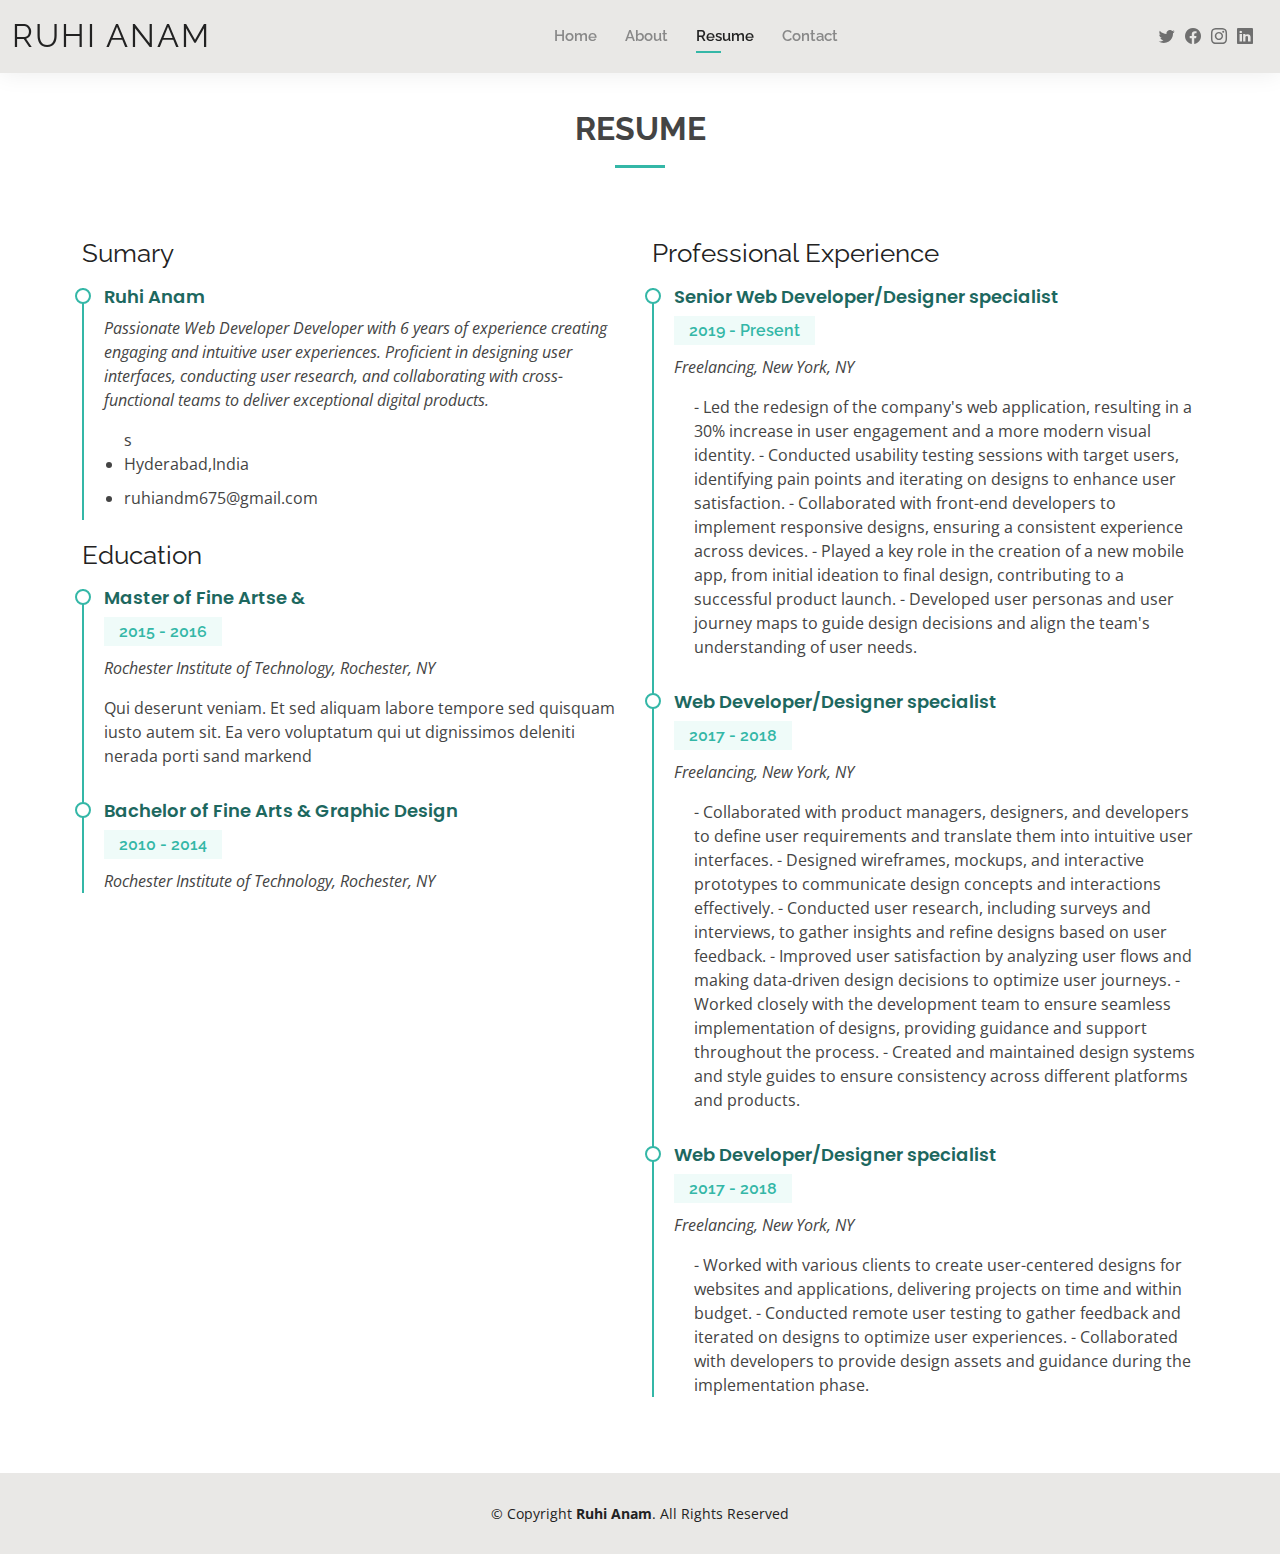
<file: resume.html>
<!DOCTYPE html>
<html lang="en">

<head>
  <meta charset="utf-8">
  <meta content="width=device-width, initial-scale=1.0" name="viewport">

  <title>Resume - Ruhi Anam Bootstrap Template</title>
  <meta content="" name="description">
  <meta content="" name="keywords">

  <!-- Favicons -->
  <link href="assets/img/favicon.png" rel="icon">
  <link href="assets/img/apple-touch-icon.png" rel="apple-touch-icon">

  <!-- Google Fonts -->
  <link href="https://fonts.googleapis.com/css?family=Open+Sans:300,300i,400,400i,600,600i,700,700i|Raleway:300,300i,400,400i,500,500i,600,600i,700,700i|Poppins:300,300i,400,400i,500,500i,600,600i,700,700i" rel="stylesheet">

  <!-- Vendor CSS Files -->
  <link href="assets/vendor/aos/aos.css" rel="stylesheet">
  <link href="assets/vendor/bootstrap/css/bootstrap.min.css" rel="stylesheet">
  <link href="assets/vendor/bootstrap-icons/bootstrap-icons.css" rel="stylesheet">
  <link href="assets/vendor/boxicons/css/boxicons.min.css" rel="stylesheet">
  <link href="assets/vendor/glightbox/css/glightbox.min.css" rel="stylesheet">
  <link href="assets/vendor/swiper/swiper-bundle.min.css" rel="stylesheet">

  <!-- Template Main CSS File -->
  <link href="assets/css/style.css" rel="stylesheet">

</head>

<body>

  <!-- ======= Header ======= -->
  <header id="header" class="fixed-top">
    <div class="container-fluid d-flex justify-content-between align-items-center">

      <h1 class="logo me-auto me-lg-0"><a href="index.html">Ruhi Anam</a></h1>
      <!-- Uncomment below if you prefer to use an image logo -->
      <!-- <a href="index.html" class="logo"><img src="assets/img/logo.png" alt="" class="img-fluid"></a>-->

      <nav id="navbar" class="navbar order-last order-lg-0">
        <ul>
          <li><a href="index.html">Home</a></li>
          <li><a href="about.html">About</a></li>
          <li><a class="active" href="resume.html">Resume</a></li>
          <li><a href="contact.html">Contact</a></li>
        </ul>
        <i class="bi bi-list mobile-nav-toggle"></i>
      </nav><!-- .navbar -->

      <div class="header-social-links">
        <a href="#" class="twitter"><i class="bi bi-twitter"></i></a>
        <a href="#" class="facebook"><i class="bi bi-facebook"></i></a>
        <a href="#" class="instagram"><i class="bi bi-instagram"></i></a>
        <a href="#" class="linkedin"><i class="bi bi-linkedin"></i></i></a>
      </div>

    </div>

  </header><!-- End Header -->

  <main id="main">

    <!-- ======= Resume Section ======= -->
    <section id="resume" class="resume">
      <div class="container" data-aos="fade-up">

        <div class="section-title">
          <h2>Resume</h2>
          <p> 
          </p>
        </div>

        <div class="row">
          <div class="col-lg-6">
            <h3 class="resume-title">Sumary</h3>
            <div class="resume-item pb-0">
              <h4>Ruhi Anam</h4>
              <p><em>Passionate Web Developer Developer with 6 years of experience creating engaging and intuitive user experiences. 
                Proficient in designing user interfaces, conducting user research, and collaborating with cross-functional teams 
                to deliver exceptional digital products.</em></p>
              <p>
              <ul>s
                <li>Hyderabad,India </li>
                <li>ruhiandm675@gmail.com</li>
              </ul>
              </p>
            </div>

            <h3 class="resume-title">Education</h3>
            <div class="resume-item">
              <h4>Master of Fine Artse &amp; </h4>
              <h5>2015 - 2016</h5>
              <p><em>Rochester Institute of Technology, Rochester, NY</em></p>
              <p>Qui deserunt veniam. Et sed aliquam labore tempore sed quisquam iusto autem sit. Ea vero voluptatum qui ut dignissimos deleniti nerada porti sand markend</p>
            </div>
            <div class="resume-item">
              <h4>Bachelor of Fine Arts &amp; Graphic Design</h4>
              <h5>2010 - 2014</h5>
              <p><em>Rochester Institute of Technology, Rochester, NY</em></p>
            </div>
          </div>
          <div class="col-lg-6">
            <h3 class="resume-title">Professional Experience</h3>
            <div class="resume-item">
              <h4>Senior Web Developer/Designer specialist</h4>
              <h5>2019 - Present</h5>
              <p><em>Freelancing, New York, NY </em></p>
              <p>
              <ul>
                - Led the redesign of the company's web application, resulting in a 30% increase in user engagement and a more modern visual identity.
                - Conducted usability testing sessions with target users, identifying pain points and iterating on designs to enhance user satisfaction.
                - Collaborated with front-end developers to implement responsive designs, ensuring a consistent experience across devices.
                - Played a key role in the creation of a new mobile app, from initial ideation to final design, contributing to a successful product launch.
                - Developed user personas and user journey maps to guide design decisions and align the team's understanding of user needs.
                
              </ul>
              </p>
            </div>
            <div class="resume-item">
              <h4>Web Developer/Designer specialist</h4>
              <h5>2017 - 2018</h5>
              <p><em>Freelancing, New York, NY</em></p>
              <p>
              <ul>
                - Collaborated with product managers, designers, and developers to define user requirements and translate them into intuitive user interfaces.
- Designed wireframes, mockups, and interactive prototypes to communicate design concepts and interactions effectively.
- Conducted user research, including surveys and interviews, to gather insights and refine designs based on user feedback.
- Improved user satisfaction by analyzing user flows and making data-driven design decisions to optimize user journeys.
- Worked closely with the development team to ensure seamless implementation of designs, providing guidance and support throughout the process.
- Created and maintained design systems and style guides to ensure consistency across different platforms and products.

              </ul>
              </p>
            </div>
            <div class="resume-item">
              <h4>Web Developer/Designer specialist</h4>
              <h5>2017 - 2018</h5>
              <p><em>Freelancing, New York, NY</em></p>
              <p>
              <ul>
                - Worked with various clients to create user-centered designs for websites and applications, delivering projects on time and within budget.
                - Conducted remote user testing to gather feedback and iterated on designs to optimize user experiences.
                - Collaborated with developers to provide design assets and guidance during the implementation phase.
                
              </ul>
              </p>
            </div>
          </div>
        </div>

      </div>
    </section><!-- End Resume Section -->

  </main><!-- End #main -->

  <!-- ======= Footer ======= -->
  <footer id="footer">
    <div class="container">
      <div class="copyright">
        &copy; Copyright <strong><span>Ruhi Anam</span></strong>. All Rights Reserved
      </div>
  
    </div>
  </footer><!-- End  Footer -->

  <div id="preloader"></div>
  <a href="#" class="back-to-top d-flex align-items-center justify-content-center"><i class="bi bi-arrow-up-short"></i></a>

  <!-- Vendor JS Files -->
  <script src="assets/vendor/purecounter/purecounter_vanilla.js"></script>
  <script src="assets/vendor/aos/aos.js"></script>
  <script src="assets/vendor/bootstrap/js/bootstrap.bundle.min.js"></script>
  <script src="assets/vendor/glightbox/js/glightbox.min.js"></script>
  <script src="assets/vendor/isotope-layout/isotope.pkgd.min.js"></script>
  <script src="assets/vendor/swiper/swiper-bundle.min.js"></script>
  <script src="assets/vendor/waypoints/noframework.waypoints.js"></script>
  <script src="assets/vendor/php-email-form/validate.js"></script>

  <!-- Template Main JS File -->
  <script src="assets/js/main.js"></script>

</body>

</html>
</file>
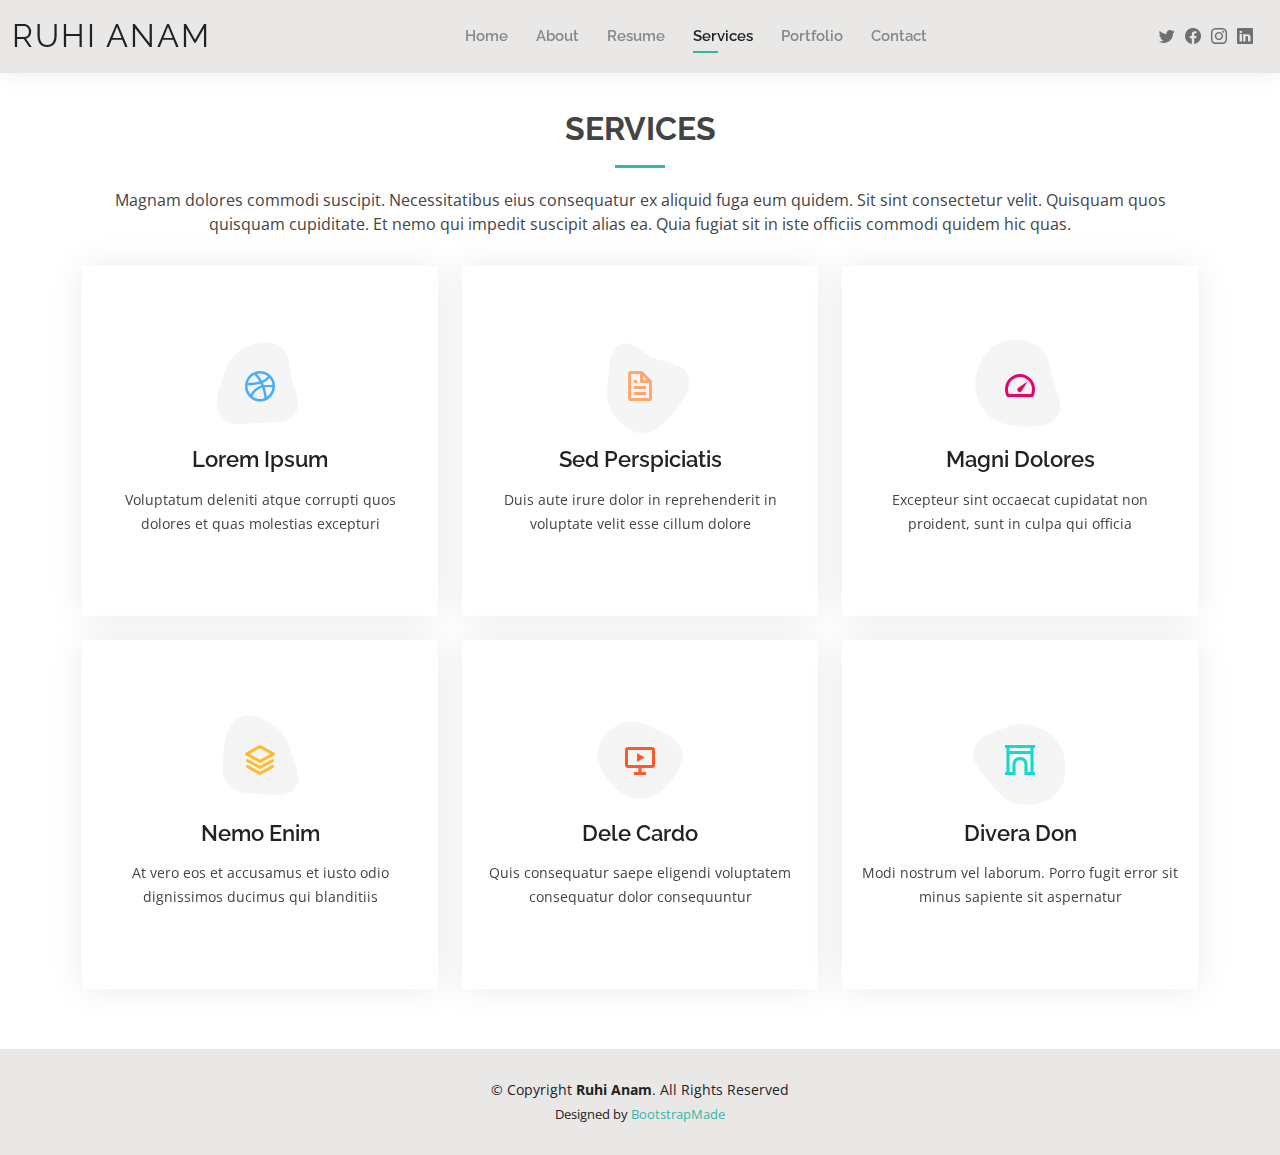
<file: services.html>
<!DOCTYPE html>
<html lang="en">

<head>
  <meta charset="utf-8">
  <meta content="width=device-width, initial-scale=1.0" name="viewport">

  <title>Services - Ruhi Anam Bootstrap Template</title>
  <meta content="" name="description">
  <meta content="" name="keywords">

  <!-- Favicons -->
  <link href="assets/img/favicon.png" rel="icon">
  <link href="assets/img/apple-touch-icon.png" rel="apple-touch-icon">

  <!-- Google Fonts -->
  <link href="https://fonts.googleapis.com/css?family=Open+Sans:300,300i,400,400i,600,600i,700,700i|Raleway:300,300i,400,400i,500,500i,600,600i,700,700i|Poppins:300,300i,400,400i,500,500i,600,600i,700,700i" rel="stylesheet">

  <!-- Vendor CSS Files -->
  <link href="assets/vendor/aos/aos.css" rel="stylesheet">
  <link href="assets/vendor/bootstrap/css/bootstrap.min.css" rel="stylesheet">
  <link href="assets/vendor/bootstrap-icons/bootstrap-icons.css" rel="stylesheet">
  <link href="assets/vendor/boxicons/css/boxicons.min.css" rel="stylesheet">
  <link href="assets/vendor/glightbox/css/glightbox.min.css" rel="stylesheet">
  <link href="assets/vendor/swiper/swiper-bundle.min.css" rel="stylesheet">

  <!-- Template Main CSS File -->
  
  <link href="assets/css/style.css" rel="stylesheet">

  <!-- =======================================================
  * Template Name: Ruhi Anam
  * Updated: Jul 27 2023 with Bootstrap v5.3.1
  * Template URL: https://bootstrapmade.com/Ruhi Anam-free-bootstrap-cv-resume-html-template/
  * Author: BootstrapMade.com
  * License: https://bootstrapmade.com/license/
  ======================================================== -->
</head>

<body>

  <!-- ======= Header ======= -->
  <header id="header" class="fixed-top">
    <div class="container-fluid d-flex justify-content-between align-items-center">

      <h1 class="logo me-auto me-lg-0"><a href="index.html">Ruhi Anam</a></h1>
      <!-- Uncomment below if you prefer to use an image logo -->
      <!-- <a href="index.html" class="logo"><img src="assets/img/logo.png" alt="" class="img-fluid"></a>-->

      <nav id="navbar" class="navbar order-last order-lg-0">
        <ul>
          <li><a href="index.html">Home</a></li>
          <li><a href="about.html">About</a></li>
          <li><a href="resume.html">Resume</a></li>
          <li><a class="active" href="services.html">Services</a></li>
          <li><a href="portfolio.html">Portfolio</a></li>
          <li><a href="contact.html">Contact</a></li>
        </ul>
        <i class="bi bi-list mobile-nav-toggle"></i>
      </nav><!-- .navbar -->

      <div class="header-social-links">
        <a href="#" class="twitter"><i class="bi bi-twitter"></i></a>
        <a href="#" class="facebook"><i class="bi bi-facebook"></i></a>
        <a href="#" class="instagram"><i class="bi bi-instagram"></i></a>
        <a href="#" class="linkedin"><i class="bi bi-linkedin"></i></i></a>
      </div>

    </div>

  </header><!-- End Header -->

  <main id="main">

    <!-- ======= Services Section ======= -->
    <section id="services" class="services">
      <div class="container" data-aos="fade-up">

        <div class="section-title">
          <h2>Services</h2>
          <p>Magnam dolores commodi suscipit. Necessitatibus eius consequatur ex aliquid fuga eum quidem. Sit sint consectetur velit. Quisquam quos quisquam cupiditate. Et nemo qui impedit suscipit alias ea. Quia fugiat sit in iste officiis commodi quidem hic quas.</p>
        </div>

        <div class="row">
          <div class="col-lg-4 col-md-6 d-flex align-items-stretch" data-aos="zoom-in" data-aos-delay="100">
            <div class="icon-box iconbox-blue">
              <div class="icon">
                <svg width="100" height="100" viewBox="0 0 600 600" xmlns="http://www.w3.org/2000/svg">
                  <path stroke="none" stroke-width="0" fill="#f5f5f5" d="M300,521.0016835830174C376.1290562159157,517.8887921683347,466.0731472004068,529.7835943286574,510.70327084640275,468.03025145048787C554.3714126377745,407.6079735673963,508.03601936045806,328.9844924480964,491.2728898941984,256.3432110539036C474.5976632858925,184.082847569629,479.9380746630129,96.60480741107993,416.23090153303,58.64404602377083C348.86323505073057,18.502131276798302,261.93793281208167,40.57373210992963,193.5410806939664,78.93577620505333C130.42746243093433,114.334589627462,98.30271207620316,179.96522072025542,76.75703585869454,249.04625023123273C51.97151888228291,328.5150500222984,13.704378332031375,421.85034740162234,66.52175969318436,486.19268352777647C119.04800174914682,550.1803526380478,217.28368757567262,524.383925680826,300,521.0016835830174"></path>
                </svg>
                <i class="bx bxl-dribbble"></i>
              </div>
              <h4><a href="">Lorem Ipsum</a></h4>
              <p>Voluptatum deleniti atque corrupti quos dolores et quas molestias excepturi</p>
            </div>
          </div>

          <div class="col-lg-4 col-md-6 d-flex align-items-stretch mt-4 mt-md-0" data-aos="zoom-in" data-aos-delay="200">
            <div class="icon-box iconbox-orange ">
              <div class="icon">
                <svg width="100" height="100" viewBox="0 0 600 600" xmlns="http://www.w3.org/2000/svg">
                  <path stroke="none" stroke-width="0" fill="#f5f5f5" d="M300,582.0697525312426C382.5290701553225,586.8405444964366,449.9789794690241,525.3245884688669,502.5850820975895,461.55621195738473C556.606425686781,396.0723002908107,615.8543463187945,314.28637112970534,586.6730223649479,234.56875336149918C558.9533121215079,158.8439757836574,454.9685369536778,164.00468322053177,381.49747125262974,130.76875717737553C312.15926192815925,99.40240125094834,248.97055460311594,18.661163978235184,179.8680185752513,50.54337015887873C110.5421016452524,82.52863877960104,119.82277516462835,180.83849132639028,109.12597500060166,256.43424936330496C100.08760227029461,320.3096726198365,92.17705696193138,384.0621239912766,124.79988738764834,439.7174275375508C164.83382741302287,508.01625554203684,220.96474134820875,577.5009287672846,300,582.0697525312426"></path>
                </svg>
                <i class="bx bx-file"></i>
              </div>
              <h4><a href="">Sed Perspiciatis</a></h4>
              <p>Duis aute irure dolor in reprehenderit in voluptate velit esse cillum dolore</p>
            </div>
          </div>

          <div class="col-lg-4 col-md-6 d-flex align-items-stretch mt-4 mt-lg-0" data-aos="zoom-in" data-aos-delay="300">
            <div class="icon-box iconbox-pink">
              <div class="icon">
                <svg width="100" height="100" viewBox="0 0 600 600" xmlns="http://www.w3.org/2000/svg">
                  <path stroke="none" stroke-width="0" fill="#f5f5f5" d="M300,541.5067337569781C382.14930387511276,545.0595476570109,479.8736841581634,548.3450877840088,526.4010558755058,480.5488172755941C571.5218469581645,414.80211281144784,517.5187510058486,332.0715597781072,496.52539010469104,255.14436215662573C477.37192572678356,184.95920475031193,473.57363656557914,105.61284051026155,413.0603344069578,65.22779650032875C343.27470386102294,18.654635553484475,251.2091493199835,5.337323636656869,175.0934190732945,40.62881213300186C97.87086631185822,76.43348514350839,51.98124368387456,156.15599469081315,36.44837278890362,239.84606092416172C21.716077023791087,319.22268207091537,43.775223500013084,401.1760424656574,96.891909868211,461.97329694683043C147.22146801428983,519.5804099606455,223.5754009179313,538.201503339737,300,541.5067337569781"></path>
                </svg>
                <i class="bx bx-tachometer"></i>
              </div>
              <h4><a href="">Magni Dolores</a></h4>
              <p>Excepteur sint occaecat cupidatat non proident, sunt in culpa qui officia</p>
            </div>
          </div>

          <div class="col-lg-4 col-md-6 d-flex align-items-stretch mt-4" data-aos="zoom-in" data-aos-delay="100">
            <div class="icon-box iconbox-yellow">
              <div class="icon">
                <svg width="100" height="100" viewBox="0 0 600 600" xmlns="http://www.w3.org/2000/svg">
                  <path stroke="none" stroke-width="0" fill="#f5f5f5" d="M300,503.46388370962813C374.79870501325706,506.71871716319447,464.8034551963731,527.1746412648533,510.4981551193396,467.86667711651364C555.9287308511215,408.9015244558933,512.6030010748507,327.5744911775523,490.211057578863,256.5855673507754C471.097692560561,195.9906835881958,447.69079081568157,138.11976852964426,395.19560036434837,102.3242989838813C329.3053358748298,57.3949838291264,248.02791733380457,8.279543830951368,175.87071277845988,42.242879143198664C103.41431057327972,76.34704239035025,93.79494320519305,170.9812938413882,81.28167332365135,250.07896920659033C70.17666984294237,320.27484674793965,64.84698225790005,396.69656628748305,111.28512138212992,450.4950937839243C156.20124167950087,502.5303643271138,231.32542653798444,500.4755392045468,300,503.46388370962813"></path>
                </svg>
                <i class="bx bx-layer"></i>
              </div>
              <h4><a href="">Nemo Enim</a></h4>
              <p>At vero eos et accusamus et iusto odio dignissimos ducimus qui blanditiis</p>
            </div>
          </div>

          <div class="col-lg-4 col-md-6 d-flex align-items-stretch mt-4" data-aos="zoom-in" data-aos-delay="200">
            <div class="icon-box iconbox-red">
              <div class="icon">
                <svg width="100" height="100" viewBox="0 0 600 600" xmlns="http://www.w3.org/2000/svg">
                  <path stroke="none" stroke-width="0" fill="#f5f5f5" d="M300,532.3542879108572C369.38199826031484,532.3153073249985,429.10787420159085,491.63046689027357,474.5244479745417,439.17860296908856C522.8885846962883,383.3225815378663,569.1668002868075,314.3205725914397,550.7432151929288,242.7694973846089C532.6665558377875,172.5657663291529,456.2379748765914,142.6223662098291,390.3689995646985,112.34683881706744C326.66090330228417,83.06452184765237,258.84405631176094,53.51806209861945,193.32584062364296,78.48882559362697C121.61183558270385,105.82097193414197,62.805066853699245,167.19869350419734,48.57481801355237,242.6138429142374C34.843463184063346,315.3850353017275,76.69343916112496,383.4422959591041,125.22947124332185,439.3748458443577C170.7312796277747,491.8107796887764,230.57421082200815,532.3932930995766,300,532.3542879108572"></path>
                </svg>
                <i class="bx bx-slideshow"></i>
              </div>
              <h4><a href="">Dele Cardo</a></h4>
              <p>Quis consequatur saepe eligendi voluptatem consequatur dolor consequuntur</p>
            </div>
          </div>

          <div class="col-lg-4 col-md-6 d-flex align-items-stretch mt-4" data-aos="zoom-in" data-aos-delay="300">
            <div class="icon-box iconbox-teal">
              <div class="icon">
                <svg width="100" height="100" viewBox="0 0 600 600" xmlns="http://www.w3.org/2000/svg">
                  <path stroke="none" stroke-width="0" fill="#f5f5f5" d="M300,566.797414625762C385.7384707136149,576.1784315230908,478.7894351017131,552.8928747891023,531.9192734346935,484.94944893311C584.6109503024035,417.5663521118492,582.489472248146,322.67544863468447,553.9536738515405,242.03673114598146C529.1557734026468,171.96086150256528,465.24506316201064,127.66468636344209,395.9583748389544,100.7403814666027C334.2173773831606,76.7482773500951,269.4350130405921,84.62216499799875,207.1952322260088,107.2889140133804C132.92018162631612,134.33871894543012,41.79353780512637,160.00259165414826,22.644507872594943,236.69541883565114C3.319112789854554,314.0945973066697,72.72355303640163,379.243833228382,124.04198916343866,440.3218312028393C172.9286146004772,498.5055451809895,224.45579914871206,558.5317968840102,300,566.797414625762"></path>
                </svg>
                <i class="bx bx-arch"></i>
              </div>
              <h4><a href="">Divera Don</a></h4>
              <p>Modi nostrum vel laborum. Porro fugit error sit minus sapiente sit aspernatur</p>
            </div>
          </div>

        </div>

      </div>
    </section><!-- End Services Section -->

  </main><!-- End #main -->

  <!-- ======= Footer ======= -->
  <footer id="footer">
    <div class="container">
      <div class="copyright">
        &copy; Copyright <strong><span>Ruhi Anam</span></strong>. All Rights Reserved
      </div>
      <div class="credits">
        <!-- All the links in the footer should remain intact. -->
        <!-- You can delete the links only if you purchased the pro version. -->
        <!-- Licensing information: https://bootstrapmade.com/license/ -->
        <!-- Purchase the pro version with working PHP/AJAX contact form: https://bootstrapmade.com/Ruhi Anam-free-bootstrap-cv-resume-html-template/ -->
        Designed by <a href="https://bootstrapmade.com/">BootstrapMade</a>
      </div>
    </div>
  </footer><!-- End  Footer -->

  <div id="preloader"></div>
  <a href="#" class="back-to-top d-flex align-items-center justify-content-center"><i class="bi bi-arrow-up-short"></i></a>

  <!-- Vendor JS Files -->
  <script src="assets/vendor/purecounter/purecounter_vanilla.js"></script>
  <script src="assets/vendor/aos/aos.js"></script>
  <script src="assets/vendor/bootstrap/js/bootstrap.bundle.min.js"></script>
  <script src="assets/vendor/glightbox/js/glightbox.min.js"></script>
  <script src="assets/vendor/isotope-layout/isotope.pkgd.min.js"></script>
  <script src="assets/vendor/swiper/swiper-bundle.min.js"></script>
  <script src="assets/vendor/waypoints/noframework.waypoints.js"></script>
  <script src="assets/vendor/php-email-form/validate.js"></script>

  <!-- Template Main JS File -->
  <script src="assets/js/main.js"></script>

</body>

</html>
</file>
<file: assets/css/style.css>
body {
  font-family: "Open Sans", sans-serif;
  color: #444444;
}

a {
  color: #34b7a7;
  text-decoration: none;
}

a:hover {
  color: #51cdbe;
  text-decoration: none;
}

h1,
h2,
h3,
h4,
h5,
h6 {
  font-family: "Raleway", sans-serif;
}

#main {
  margin-top: 50px;
}

@media (max-width: 992px) {
  #main {
    margin-top: 30px;
  }
}

/*--------------------------------------------------------------
# Preloader
--------------------------------------------------------------*/
#preloader {
  position: fixed;
  top: 0;
  left: 0;
  right: 0;
  bottom: 0;
  z-index: 9999;
  overflow: hidden;
  background: #fff;
}

#preloader:before {
  content: "";
  position: fixed;
  top: calc(50% - 30px);
  left: calc(50% - 30px);
  border: 6px solid #34b7a7;
  border-top-color: #dcf5f2;
  border-radius: 50%;
  width: 60px;
  height: 60px;
  animation: animate-preloader 1s linear infinite;
}

@keyframes animate-preloader {
  0% {
    transform: rotate(0deg);
  }

  100% {
    transform: rotate(360deg);
  }
}

/*--------------------------------------------------------------
# Back to top button
--------------------------------------------------------------*/
.back-to-top {
  position: fixed;
  visibility: hidden;
  opacity: 0;
  right: 15px;
  bottom: 15px;
  z-index: 996;
  background: #34b7a7;
  width: 40px;
  height: 40px;
  border-radius: 50px;
  transition: all 0.4s;
}

.back-to-top i {
  font-size: 24px;
  color: #fff;
  line-height: 0;
}

.back-to-top:hover {
  background: #49cbbb;
  color: #fff;
}

.back-to-top.active {
  visibility: visible;
  opacity: 1;
}

/*--------------------------------------------------------------
# Header
--------------------------------------------------------------*/
#header {
  background: #e9e8e6;
  box-shadow: 0px 0px 25px 0 rgba(0, 0, 0, 0.08);
  z-index: 997;
  padding: 15px 0;
}

#header .logo {
  font-size: 32px;
  margin: 0;
  padding: 0;
  line-height: 1;
  font-weight: 400;
  letter-spacing: 2px;
  text-transform: uppercase;
}

#header .logo a {
  color: #222222;
}

#header .logo img {
  max-height: 40px;
}

@media (max-width: 992px) {
  #header .logo {
    font-size: 28px;
  }
}

/*--------------------------------------------------------------
# Header Social Links
--------------------------------------------------------------*/
.header-social-links {
  padding-right: 15px;
}

.header-social-links a {
  color: #6f6f6f;
  padding-left: 6px;
  display: inline-block;
  line-height: 0px;
  transition: 0.3s;
  font-size: 16px;
}

.header-social-links a:hover {
  color: #34b7a7;
}

/*--------------------------------------------------------------
# Navigation Menu
--------------------------------------------------------------*/
/**
* Desktop Navigation 
*/
.navbar {
  padding: 0;
}

.navbar ul {
  margin: 0;
  padding: 0;
  display: flex;
  list-style: none;
  align-items: center;
}

.navbar li {
  position: relative;
  padding: 10px 0 10px 28px;
}

.navbar a,
.navbar a:focus {
  display: flex;
  align-items: center;
  justify-content: space-between;
  font-family: "Raleway", sans-serif;
  font-size: 15px;
  font-weight: 600;
  color: #888888;
  white-space: nowrap;
  transition: 0.3s;
  position: relative;
}

.navbar a i,
.navbar a:focus i {
  font-size: 12px;
  line-height: 0;
  margin-left: 5px;
}

.navbar > ul > li > a:before {
  content: "";
  position: absolute;
  width: 0;
  height: 2px;
  bottom: -5px;
  left: 0;
  background-color: #34b7a7;
  visibility: hidden;
  width: 0px;
  transition: all 0.3s ease-in-out 0s;
}

.navbar a:hover:before,
.navbar li:hover > a:before,
.navbar .active:before {
  visibility: visible;
  width: 25px;
}

.navbar a:hover,
.navbar .active,
.navbar .active:focus,
.navbar li:hover > a {
  color: #222222;
}

.navbar .dropdown ul {
  display: block;
  position: absolute;
  left: 14px;
  top: calc(100% + 30px);
  margin: 0;
  padding: 10px 0;
  z-index: 99;
  opacity: 0;
  visibility: hidden;
  background: #fff;
  box-shadow: 0px 0px 30px rgba(127, 137, 161, 0.25);
  transition: 0.3s;
  border-radius: 4px;
}

.navbar .dropdown ul li {
  min-width: 200px;
  padding: 0;
}

.navbar .dropdown ul a {
  padding: 10px 20px;
  font-size: 15px;
  text-transform: none;
  font-weight: 600;
}

.navbar .dropdown ul a i {
  font-size: 12px;
}

.navbar .dropdown ul a:hover,
.navbar .dropdown ul .active:hover,
.navbar .dropdown ul li:hover > a {
  color: #34b7a7;
}

.navbar .dropdown:hover > ul {
  opacity: 1;
  top: 100%;
  visibility: visible;
}

.navbar .dropdown .dropdown ul {
  top: 0;
  left: calc(100% - 30px);
  visibility: hidden;
}

.navbar .dropdown .dropdown:hover > ul {
  opacity: 1;
  top: 0;
  left: 100%;
  visibility: visible;
}

@media (max-width: 1366px) {
  .navbar .dropdown .dropdown ul {
    left: -90%;
  }

  .navbar .dropdown .dropdown:hover > ul {
    left: -100%;
  }
}

/**
* Mobile Navigation 
*/
.mobile-nav-toggle {
  color: #222222;
  font-size: 28px;
  cursor: pointer;
  display: none;
  line-height: 0;
  transition: 0.5s;
}

.mobile-nav-toggle.bi-x {
  color: #fff;
}

@media (max-width: 991px) {
  .mobile-nav-toggle {
    display: block;
  }

  .navbar ul {
    display: none;
  }
}

.navbar-mobile {
  position: fixed;
  overflow: hidden;
  top: 0;
  right: 0;
  left: 0;
  bottom: 0;
  background: rgba(9, 9, 9, 0.9);
  transition: 0.3s;
  z-index: 999;
}

.navbar-mobile .mobile-nav-toggle {
  position: absolute;
  top: 15px;
  right: 15px;
}

.navbar-mobile ul {
  display: block;
  position: absolute;
  top: 55px;
  right: 15px;
  bottom: 15px;
  left: 15px;
  padding: 10px 0;
  border-radius: 10px;
  background-color: #fff;
  overflow-y: auto;
  transition: 0.3s;
}

.navbar-mobile a,
.navbar-mobile a:focus {
  font-size: 15px;
  padding-right: 15px;
  color: #222222;
}

.navbar-mobile a:hover,
.navbar-mobile .active,
.navbar-mobile li:hover > a {
  color: #34b7a7;
}

.navbar-mobile .getstarted,
.navbar-mobile .getstarted:focus {
  margin: 15px;
}

.navbar-mobile .dropdown ul {
  position: static;
  display: none;
  margin: 10px 20px;
  padding: 10px 0;
  z-index: 99;
  opacity: 1;
  visibility: visible;
  background: #fff;
  box-shadow: 0px 0px 30px rgba(127, 137, 161, 0.25);
}

.navbar-mobile .dropdown ul li {
  min-width: 200px;
}

.navbar-mobile .dropdown ul a {
  padding: 10px 20px;
}

.navbar-mobile .dropdown ul a i {
  font-size: 12px;
}

.navbar-mobile .dropdown ul a:hover,
.navbar-mobile .dropdown ul .active:hover,
.navbar-mobile .dropdown ul li:hover > a {
  color: #34b7a7;
}

.navbar-mobile .dropdown > .dropdown-active {
  display: block;
}

/*--------------------------------------------------------------
# Hero Section
--------------------------------------------------------------*/
#hero {
  width: 100%;
  height: 100vh;
  background: url("../img/hero-bg.jpg") top right;
  background-size: cover;
}

#hero .container {
  padding-top: 70px;
  position: relative;
}

@media (max-width: 992px) {
  #hero .container {
    padding-top: 58px;
  }
}

#hero h1 {
  margin: 0;
  font-size: 48px;
  font-weight: 700;
  line-height: 56px;
  color: #222222;
}

#hero h2 {
  color: #050000;
  margin: 10px 0 0 0;
  font-size: 30px;
}

#hero .btn-about {
  font-family: "Raleway", sans-serif;
  text-transform: uppercase;
  font-weight: 600;
  font-size: 12px;
  letter-spacing: 1px;
  display: inline-block;
  padding: 12px 40px;
  border-radius: 50px;
  transition: 0.5s;
  margin-top: 30px;
  color: #fff;
  background: #34b7a7;
}

#hero .btn-about:hover {
  background: #3dc8b7;
}

@media (min-width: 1024px) {
  #hero {
    background-attachment: fixed;
  }
}

@media (max-width: 992px) {
  #hero:before {
    content: "";
    background: rgba(255, 255, 255, 0.8);
    position: absolute;
    bottom: 0;
    top: 0;
    left: 0;
    right: 0;
  }

  #hero h1 {
    font-size: 28px;
    line-height: 36px;
  }

  #hero h2 {
    font-size: 18px;
    line-height: 24px;
  }
}

/*--------------------------------------------------------------
# Sections General
--------------------------------------------------------------*/
section {
  padding: 60px 0;
}

.section-bg {
  background-color: #e7f8f6;
}

.section-title {
  text-align: center;
  padding-bottom: 30px;
}

.section-title h2 {
  font-size: 32px;
  font-weight: bold;
  text-transform: uppercase;
  margin-bottom: 20px;
  padding-bottom: 20px;
  position: relative;
}

.section-title h2::after {
  content: "";
  position: absolute;
  display: block;
  width: 50px;
  height: 3px;
  background: #34b7a7;
  bottom: 0;
  left: calc(50% - 25px);
}

.section-title p {
  margin-bottom: 0;
}

/*--------------------------------------------------------------
# Cta
--------------------------------------------------------------*/
.cta {
  background: linear-gradient(rgba(0, 0, 0, 0.6), rgba(0, 0, 0, 0.6)),
    url("../img/bg-1.jpg") fixed center center;
  background-size: cover;
  padding: 80px 0;
}

.cta h3 {
  color: #fff;
  font-size: 28px;
  font-weight: 700;
}

.cta p {
  color: #fff;
}

.cta .cta-btn {
  font-family: "Raleway", sans-serif;
  text-transform: uppercase;
  font-weight: 500;
  font-size: 16px;
  letter-spacing: 1px;
  display: inline-block;
  padding: 8px 20px;
  border-radius: 2px;
  transition: 0.5s;
  margin: 10px;
  border: 2px solid #fff;
  color: #fff;
}

.cta .cta-btn:hover {
  background: #34b7a7;
  border: 2px solid #34b7a7;
}

@media (max-width: 1024px) {
  .cta {
    background-attachment: scroll;
  }
}

@media (min-width: 769px) {
  .cta .cta-btn-container {
    display: flex;
    align-items: center;
    justify-content: flex-end;
  }
}

/*--------------------------------------------------------------
# About
--------------------------------------------------------------*/
.about .content h3 {
  font-weight: 700;
  font-size: 26px;
  color: #555555;
}

.about .content ul {
  list-style: none;
  padding: 0;
}

.about .content ul li {
  padding-bottom: 10px;
}

.about .content ul i {
  font-size: 20px;
  padding-right: 2px;
  color: #34b7a7;
}

.about .content p:last-child {
  margin-bottom: 0;
}

/*--------------------------------------------------------------
# Skills
--------------------------------------------------------------*/
.skills .progress {
  height: 60px;
  display: block;
  background: none;
  border-radius: 0;
}

.skills .progress .skill {
  padding: 10px 0;
  margin: 0 0 6px 0;
  text-transform: uppercase;
  display: block;
  font-weight: 600;
  font-family: "Poppins", sans-serif;
  color: #222222;
}

.skills .progress .skill .val {
  float: right;
  font-style: normal;
}

.skills .progress-bar-wrap {
  background: #f3f3f3;
}

.skills .progress-bar {
  width: 1px;
  height: 10px;
  transition: 0.9s;
  background-color: #34b7a7;
}

/*--------------------------------------------------------------
# Facts
--------------------------------------------------------------*/
.facts .counters span {
  font-size: 48px;
  display: block;
  color: #34b7a7;
}

.facts .counters p {
  padding: 0;
  margin: 0 0 20px 0;
  font-family: "Raleway", sans-serif;
  font-size: 14px;
}

/*--------------------------------------------------------------
# Testimonials
--------------------------------------------------------------*/
.testimonials .section-header {
  margin-bottom: 40px;
}

.testimonials .testimonials-carousel,
.testimonials .testimonials-slider {
  overflow: hidden;
}

.testimonials .testimonial-item {
  text-align: center;
}

.testimonials .testimonial-item .testimonial-img {
  width: 120px;
  border-radius: 50%;
  border: 4px solid #fff;
  margin: 0 auto;
}

.testimonials .testimonial-item h3 {
  font-size: 20px;
  font-weight: bold;
  margin: 10px 0 5px 0;
  color: #111;
}

.testimonials .testimonial-item h4 {
  font-size: 14px;
  color: #999;
  margin: 0 0 15px 0;
}

.testimonials .testimonial-item .quote-icon-left,
.testimonials .testimonial-item .quote-icon-right {
  color: #c8efea;
  font-size: 26px;
}

.testimonials .testimonial-item .quote-icon-left {
  display: inline-block;
  left: -5px;
  position: relative;
}

.testimonials .testimonial-item .quote-icon-right {
  display: inline-block;
  right: -5px;
  position: relative;
  top: 10px;
}

.testimonials .testimonial-item p {
  font-style: italic;
  margin: 0 auto 15px auto;
}

@media (min-width: 992px) {
  .testimonials .testimonial-item p {
    width: 80%;
  }
}

.testimonials .swiper-pagination {
  margin-top: 20px;
  position: relative;
}

.testimonials .swiper-pagination .swiper-pagination-bullet {
  width: 12px;
  height: 12px;
  background-color: #fff;
  opacity: 1;
  border: 1px solid #34b7a7;
}

.testimonials .swiper-pagination .swiper-pagination-bullet-active {
  background-color: #34b7a7;
}

/*--------------------------------------------------------------
# Resume
--------------------------------------------------------------*/
.resume .resume-title {
  font-size: 26px;
  font-weight: 400;
  margin-top: 20px;
  margin-bottom: 20px;
  color: #222222;
}

.resume .resume-item {
  padding: 0 0 20px 20px;
  margin-top: -2px;
  border-left: 2px solid #34b7a7;
  position: relative;
}

.resume .resume-item h4 {
  line-height: 18px;
  font-size: 18px;
  font-weight: 600;
  font-family: "Poppins", sans-serif;
  color: #1d685f;
  margin-bottom: 10px;
}

.resume .resume-item h5 {
  font-size: 16px;
  background: #effbf9;
  padding: 5px 15px;
  display: inline-block;
  font-weight: 600;
  margin-bottom: 10px;
  color: #34b7a7;
}

.resume .resume-item ul {
  padding-left: 20px;
}

.resume .resume-item ul li {
  padding-bottom: 10px;
}

.resume .resume-item:last-child {
  padding-bottom: 0;
}

.resume .resume-item::before {
  content: "";
  position: absolute;
  width: 16px;
  height: 16px;
  border-radius: 50px;
  left: -9px;
  top: 0;
  background: #fff;
  border: 2px solid #34b7a7;
}

/*--------------------------------------------------------------
# Services
--------------------------------------------------------------*/
.services .icon-box {
  text-align: center;
  padding: 70px 20px 80px 20px;
  transition: all ease-in-out 0.3s;
  background: #fff;
  box-shadow: 0px 0 35px 0 rgba(0, 0, 0, 0.08);
}

.services .icon-box .icon {
  margin: 0 auto;
  width: 100px;
  height: 100px;
  display: flex;
  align-items: center;
  justify-content: center;
  transition: ease-in-out 0.3s;
  position: relative;
}

.services .icon-box .icon i {
  font-size: 36px;
  transition: 0.5s;
  position: relative;
}

.services .icon-box .icon svg {
  position: absolute;
  top: 0;
  left: 0;
}

.services .icon-box .icon svg path {
  transition: 0.5s;
  fill: #f5f5f5;
}

.services .icon-box h4 {
  font-weight: 600;
  margin: 10px 0 15px 0;
  font-size: 22px;
}

.services .icon-box h4 a {
  color: #222222;
  transition: ease-in-out 0.3s;
}

.services .icon-box p {
  line-height: 24px;
  font-size: 14px;
  margin-bottom: 0;
}

.services .iconbox-blue i {
  color: #47aeff;
}

.services .iconbox-blue:hover .icon i {
  color: #fff;
}

.services .iconbox-blue:hover .icon path {
  fill: #47aeff;
}

.services .iconbox-orange i {
  color: #ffa76e;
}

.services .iconbox-orange:hover .icon i {
  color: #fff;
}

.services .iconbox-orange:hover .icon path {
  fill: #ffa76e;
}

.services .iconbox-pink i {
  color: #e80368;
}

.services .iconbox-pink:hover .icon i {
  color: #fff;
}

.services .iconbox-pink:hover .icon path {
  fill: #e80368;
}

.services .iconbox-yellow i {
  color: #ffbb2c;
}

.services .iconbox-yellow:hover .icon i {
  color: #fff;
}

.services .iconbox-yellow:hover .icon path {
  fill: #ffbb2c;
}

.services .iconbox-red i {
  color: #ff5828;
}

.services .iconbox-red:hover .icon i {
  color: #fff;
}

.services .iconbox-red:hover .icon path {
  fill: #ff5828;
}

.services .iconbox-teal i {
  color: #11dbcf;
}

.services .iconbox-teal:hover .icon i {
  color: #fff;
}

.services .iconbox-teal:hover .icon path {
  fill: #11dbcf;
}

/*--------------------------------------------------------------
# Portfolio
--------------------------------------------------------------*/
.portfolio .portfolio-item {
  margin-bottom: 30px;
}

.portfolio #portfolio-flters {
  padding: 0;
  margin: 0 auto 20px auto;
  list-style: none;
  text-align: center;
}

.portfolio #portfolio-flters li {
  cursor: pointer;
  display: inline-block;
  padding: 8px 16px 10px 16px;
  font-size: 13px;
  font-weight: 500;
  line-height: 1;
  text-transform: uppercase;
  color: #444444;
  margin-bottom: 5px;
  transition: all 0.3s ease-in-out;
  border-radius: 50px;
}

.portfolio #portfolio-flters li:hover,
.portfolio #portfolio-flters li.filter-active {
  color: #fff;
  background: #34b7a7;
}

.portfolio #portfolio-flters li:last-child {
  margin-right: 0;
}

.portfolio .portfolio-wrap {
  transition: 0.3s;
  position: relative;
  overflow: hidden;
  z-index: 1;
  background: rgba(34, 34, 34, 0.6);
}

.portfolio .portfolio-wrap::before {
  content: "";
  background: rgba(34, 34, 34, 0.6);
  position: absolute;
  left: 0;
  right: 0;
  top: 0;
  bottom: 0;
  transition: all ease-in-out 0.3s;
  z-index: 2;
  opacity: 0;
}

.portfolio .portfolio-wrap img {
  transition: all ease-in-out 0.3s;
}

.portfolio .portfolio-wrap .portfolio-info {
  opacity: 0;
  position: absolute;
  top: 0;
  left: 0;
  right: 0;
  bottom: 0;
  z-index: 3;
  transition: all ease-in-out 0.3s;
  display: flex;
  flex-direction: column;
  justify-content: flex-end;
  align-items: flex-start;
  padding: 20px;
}

.portfolio .portfolio-wrap .portfolio-info h4 {
  font-size: 20px;
  color: #fff;
  font-weight: 600;
}

.portfolio .portfolio-wrap .portfolio-info p {
  color: rgba(255, 255, 255, 0.7);
  font-size: 14px;
  text-transform: uppercase;
  padding: 0;
  margin: 0;
  font-style: italic;
}

.portfolio .portfolio-wrap .portfolio-links {
  text-align: center;
  z-index: 4;
}

.portfolio .portfolio-wrap .portfolio-links a {
  color: #fff;
  margin: 0 5px 0 0;
  font-size: 28px;
  display: inline-block;
  transition: 0.3s;
}

.portfolio .portfolio-wrap .portfolio-links a:hover {
  color: #78d9cd;
}

.portfolio .portfolio-wrap:hover::before {
  opacity: 1;
}

.portfolio .portfolio-wrap:hover img {
  transform: scale(1.2);
}

.portfolio .portfolio-wrap:hover .portfolio-info {
  opacity: 1;
}

/*--------------------------------------------------------------
# Portfolio Details
--------------------------------------------------------------*/
.portfolio-details {
  padding-top: 0;
}

.portfolio-details .portfolio-details-slider img {
  width: 100%;
}

.portfolio-details .portfolio-details-slider .swiper-pagination {
  margin-top: 20px;
  position: relative;
}

.portfolio-details
  .portfolio-details-slider
  .swiper-pagination
  .swiper-pagination-bullet {
  width: 12px;
  height: 12px;
  background-color: #fff;
  opacity: 1;
  border: 1px solid #34b7a7;
}

.portfolio-details
  .portfolio-details-slider
  .swiper-pagination
  .swiper-pagination-bullet-active {
  background-color: #34b7a7;
}

.portfolio-details .portfolio-info {
  padding: 30px;
  box-shadow: 0px 0 30px rgba(34, 34, 34, 0.08);
}

.portfolio-details .portfolio-info h3 {
  font-size: 22px;
  font-weight: 700;
  margin-bottom: 20px;
  padding-bottom: 20px;
  border-bottom: 1px solid #eee;
}

.portfolio-details .portfolio-info ul {
  list-style: none;
  padding: 0;
  font-size: 15px;
}

.portfolio-details .portfolio-info ul li + li {
  margin-top: 10px;
}

.portfolio-details .portfolio-description {
  padding-top: 30px;
}

.portfolio-details .portfolio-description h2 {
  font-size: 26px;
  font-weight: 700;
  margin-bottom: 20px;
}

.portfolio-details .portfolio-description p {
  padding: 0;
}

/*--------------------------------------------------------------
# Contact
--------------------------------------------------------------*/
.contact .info {
  width: 100%;
  background: #fff;
}

.contact .info i {
  font-size: 20px;
  color: #34b7a7;
  float: left;
  width: 44px;
  height: 44px;
  background: #effbf9;
  display: flex;
  justify-content: center;
  align-items: center;
  border-radius: 50px;
  transition: all 0.3s ease-in-out;
}

.contact .info h4 {
  padding: 0 0 0 60px;
  font-size: 22px;
  font-weight: 600;
  margin-bottom: 5px;
  color: #222222;
}

.contact .info p {
  padding: 0 0 0 60px;
  margin-bottom: 0;
  font-size: 14px;
  color: #555555;
}

.contact .info .email,
.contact .info .phone {
  margin-top: 40px;
}

.contact .info .email:hover i,
.contact .info .address:hover i,
.contact .info .phone:hover i {
  background: #34b7a7;
  color: #fff;
}

.contact .php-email-form {
  width: 100%;
  background: #fff;
}

.contact .php-email-form .form-group {
  padding-bottom: 8px;
}

.contact .php-email-form .error-message {
  display: none;
  color: #fff;
  background: #ed3c0d;
  text-align: center;
  padding: 15px;
  font-weight: 600;
}

.contact .php-email-form .sent-message {
  display: none;
  color: #fff;
  background: #18d26e;
  text-align: center;
  padding: 15px;
  font-weight: 600;
}

.contact .php-email-form .loading {
  display: none;
  background: #fff;
  text-align: center;
  padding: 15px;
}

.contact .php-email-form .loading:before {
  content: "";
  display: inline-block;
  border-radius: 50%;
  width: 24px;
  height: 24px;
  margin: 0 10px -6px 0;
  border: 3px solid #18d26e;
  border-top-color: #eee;
  animation: animate-loading 1s linear infinite;
}

.contact .php-email-form input,
.contact .php-email-form textarea {
  border-radius: 4px;
  box-shadow: none;
  font-size: 14px;
}

.contact .php-email-form input:focus,
.contact .php-email-form textarea:focus {
  border-color: #34b7a7;
}

.contact .php-email-form input {
  height: 44px;
}

.contact .php-email-form textarea {
  padding: 10px 12px;
}

.contact .php-email-form button[type="submit"] {
  background: #34b7a7;
  border: 0;
  padding: 10px 30px 12px 30px;
  color: #fff;
  transition: 0.4s;
  border-radius: 50px;
}

.contact .php-email-form button[type="submit"]:hover {
  background: #3dc8b7;
}

@keyframes animate-loading {
  0% {
    transform: rotate(0deg);
  }

  100% {
    transform: rotate(360deg);
  }
}

/*--------------------------------------------------------------
# Footer
--------------------------------------------------------------*/
#footer {
  background: #e9e8e6;
  padding: 30px 0;
  color: #222222;
  font-size: 14px;
  text-align: center;
}

#footer .credits {
  padding-top: 5px;
  font-size: 13px;
}

#footer .credits a {
  color: #34b7a7;
}
</file>
